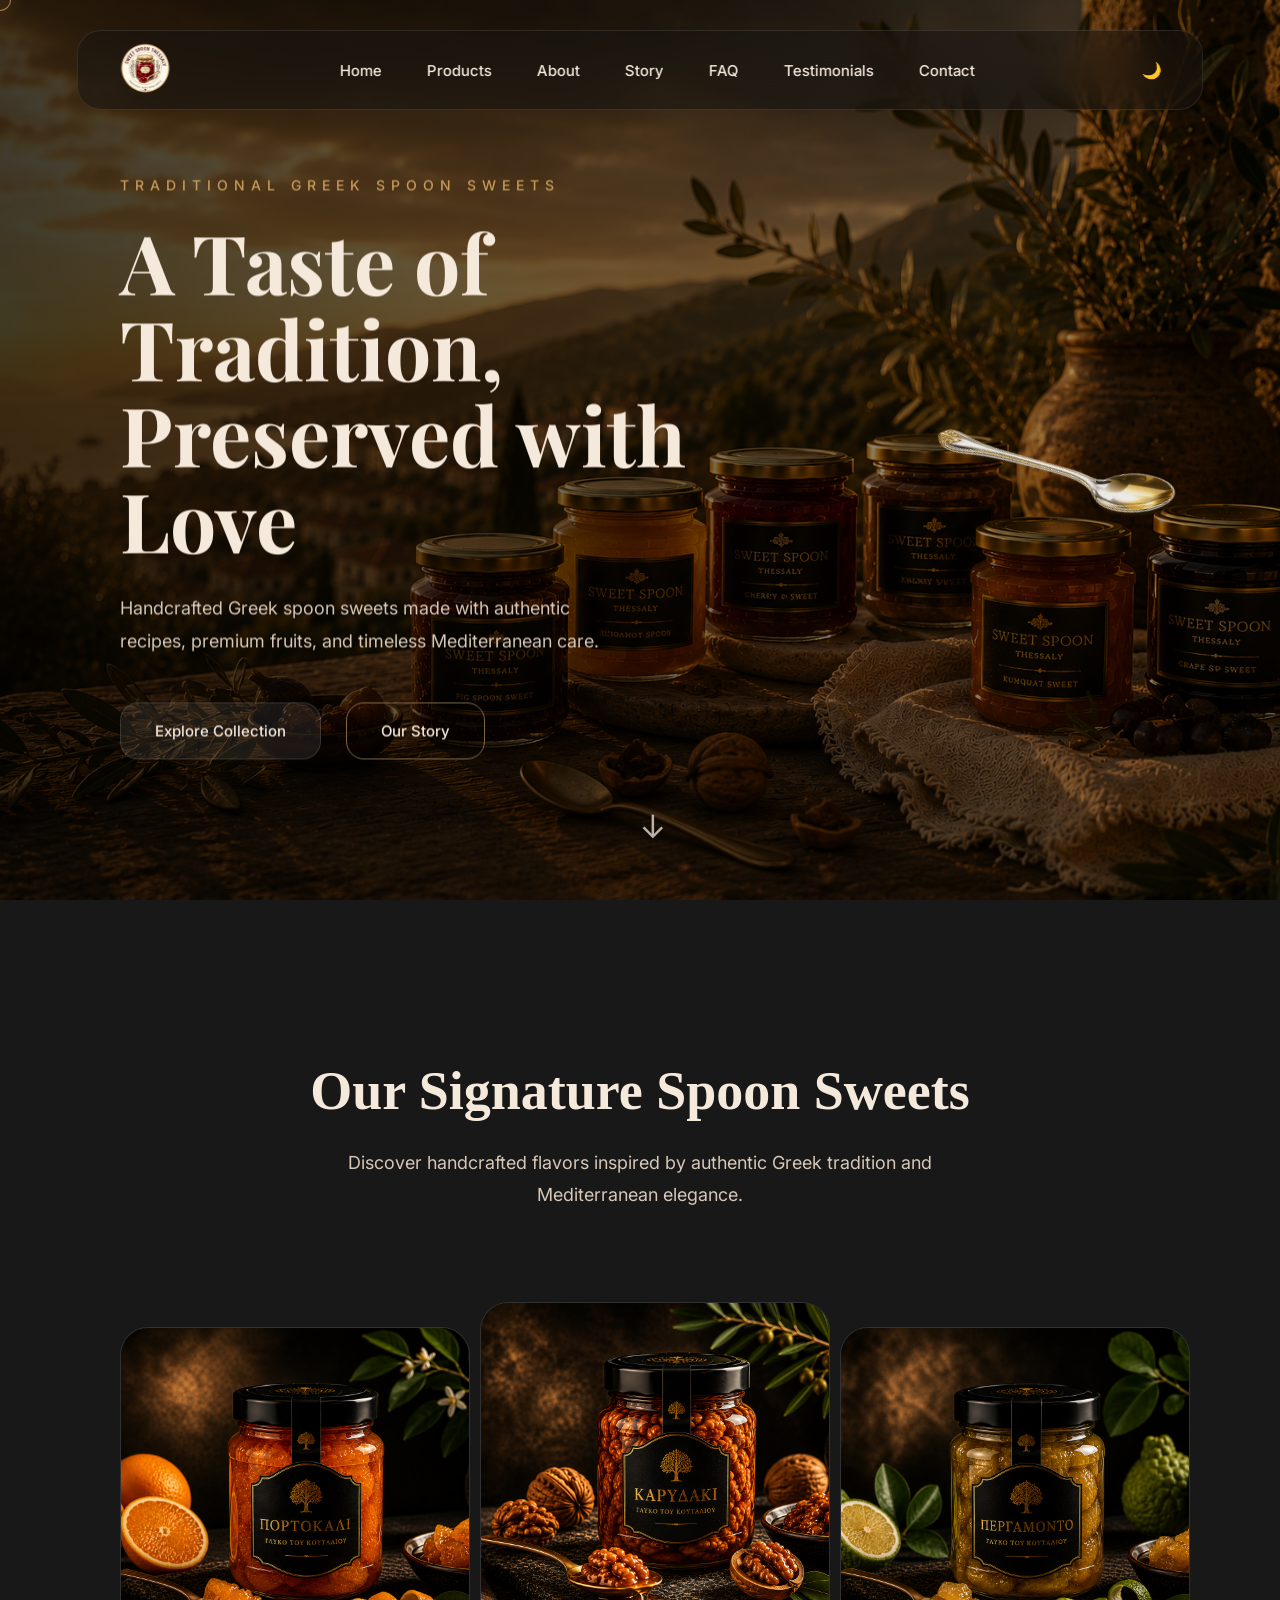
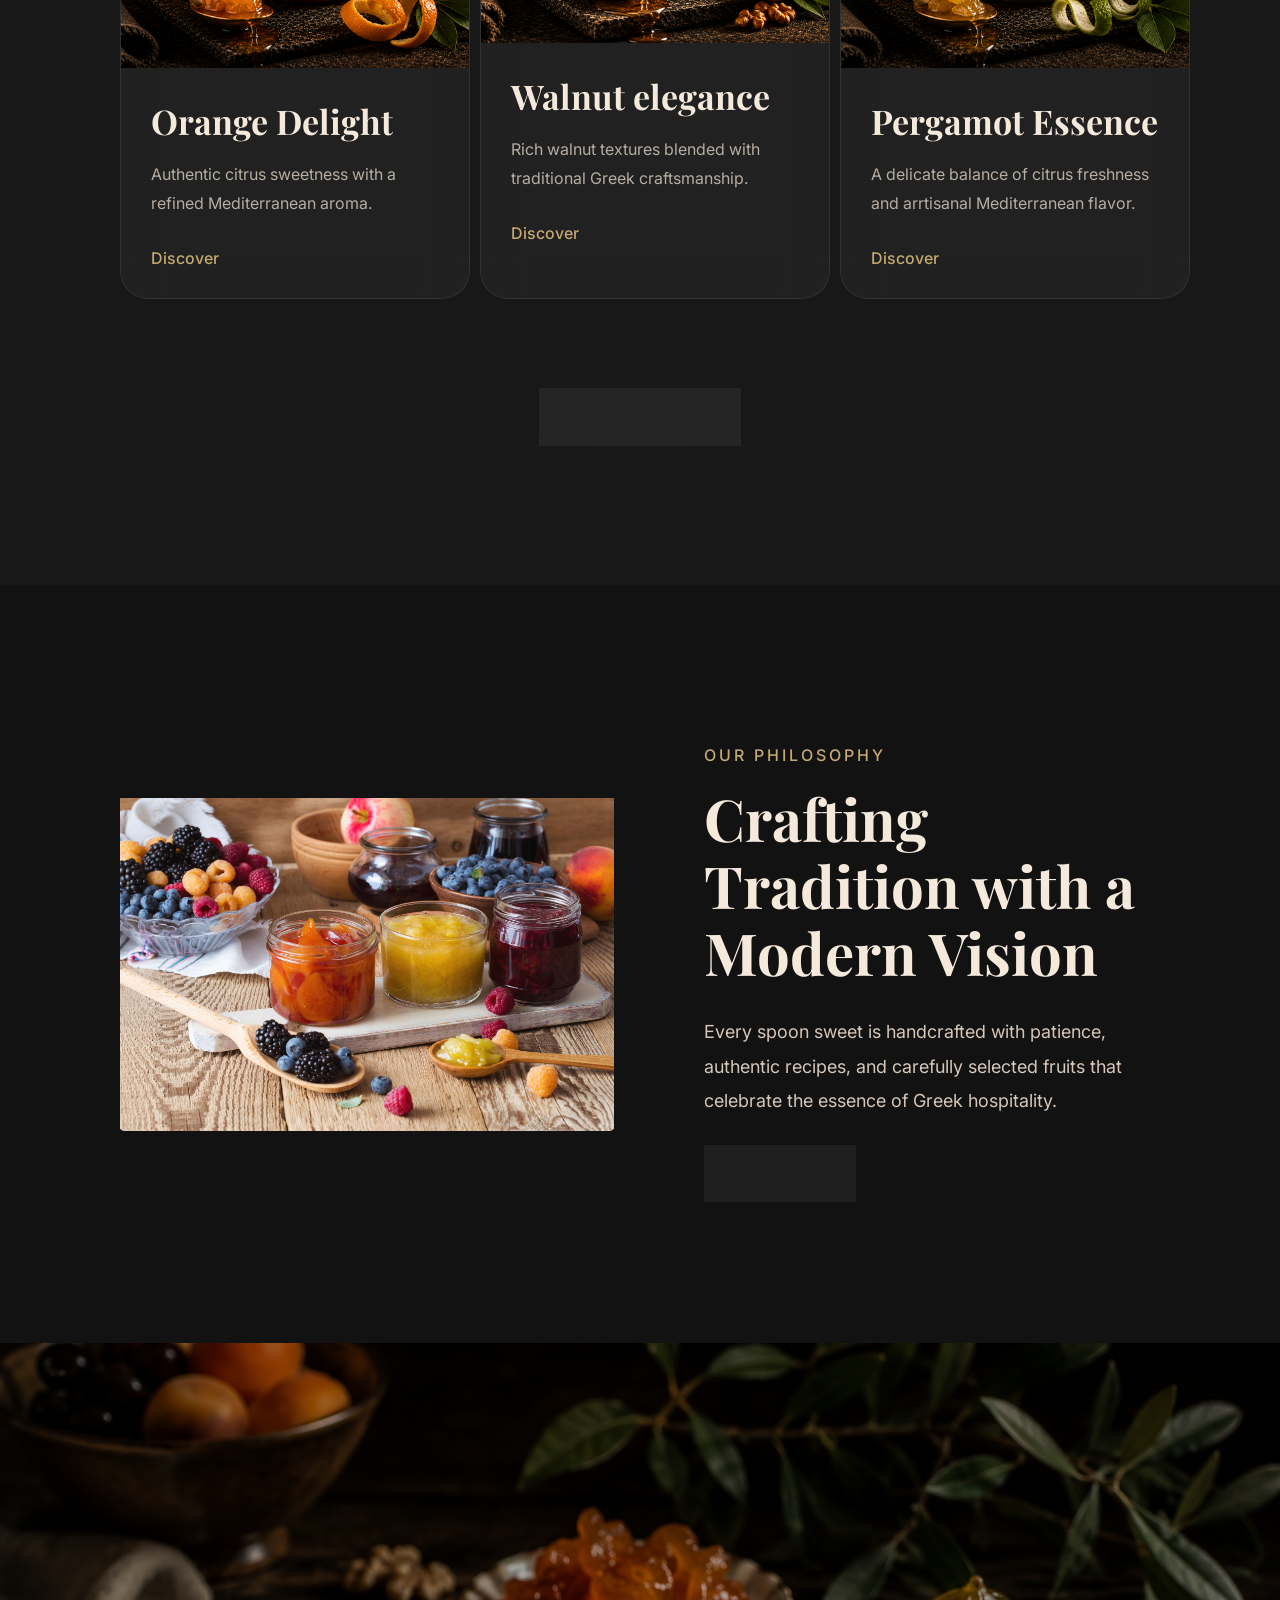
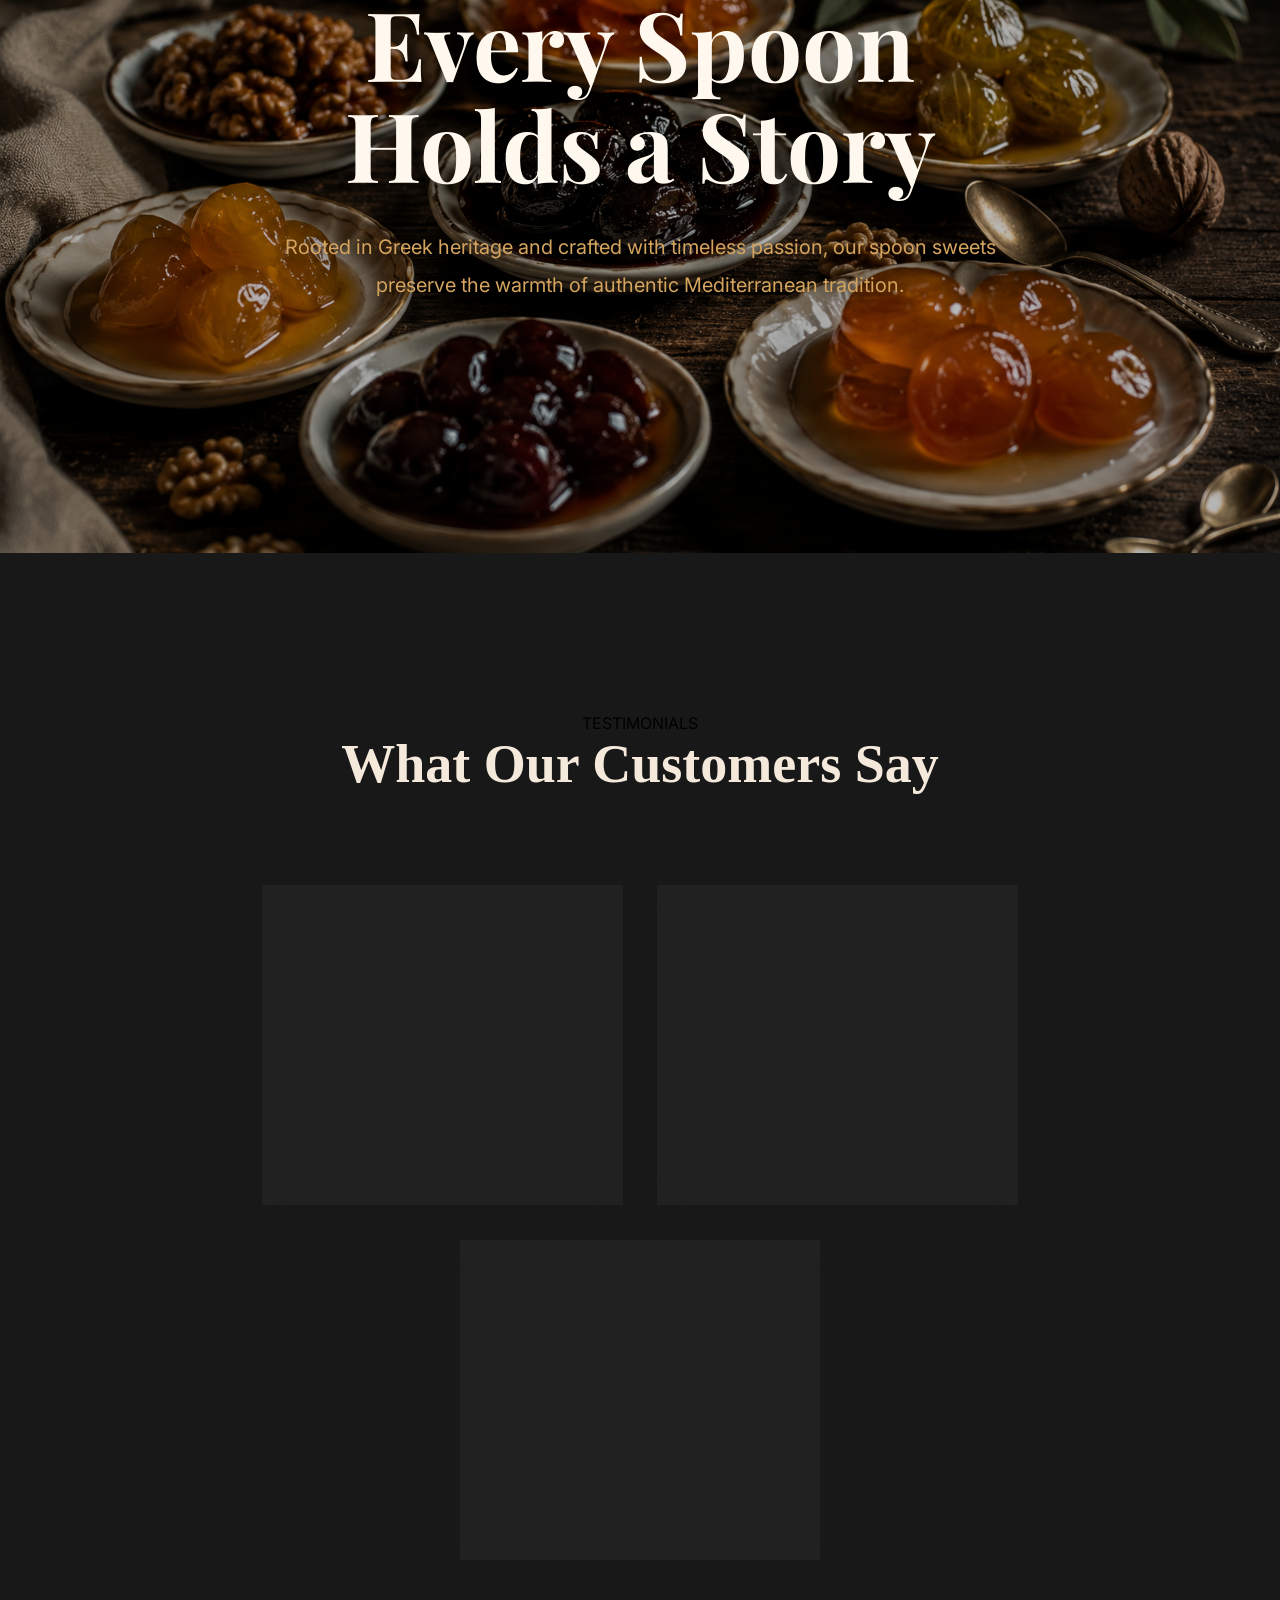
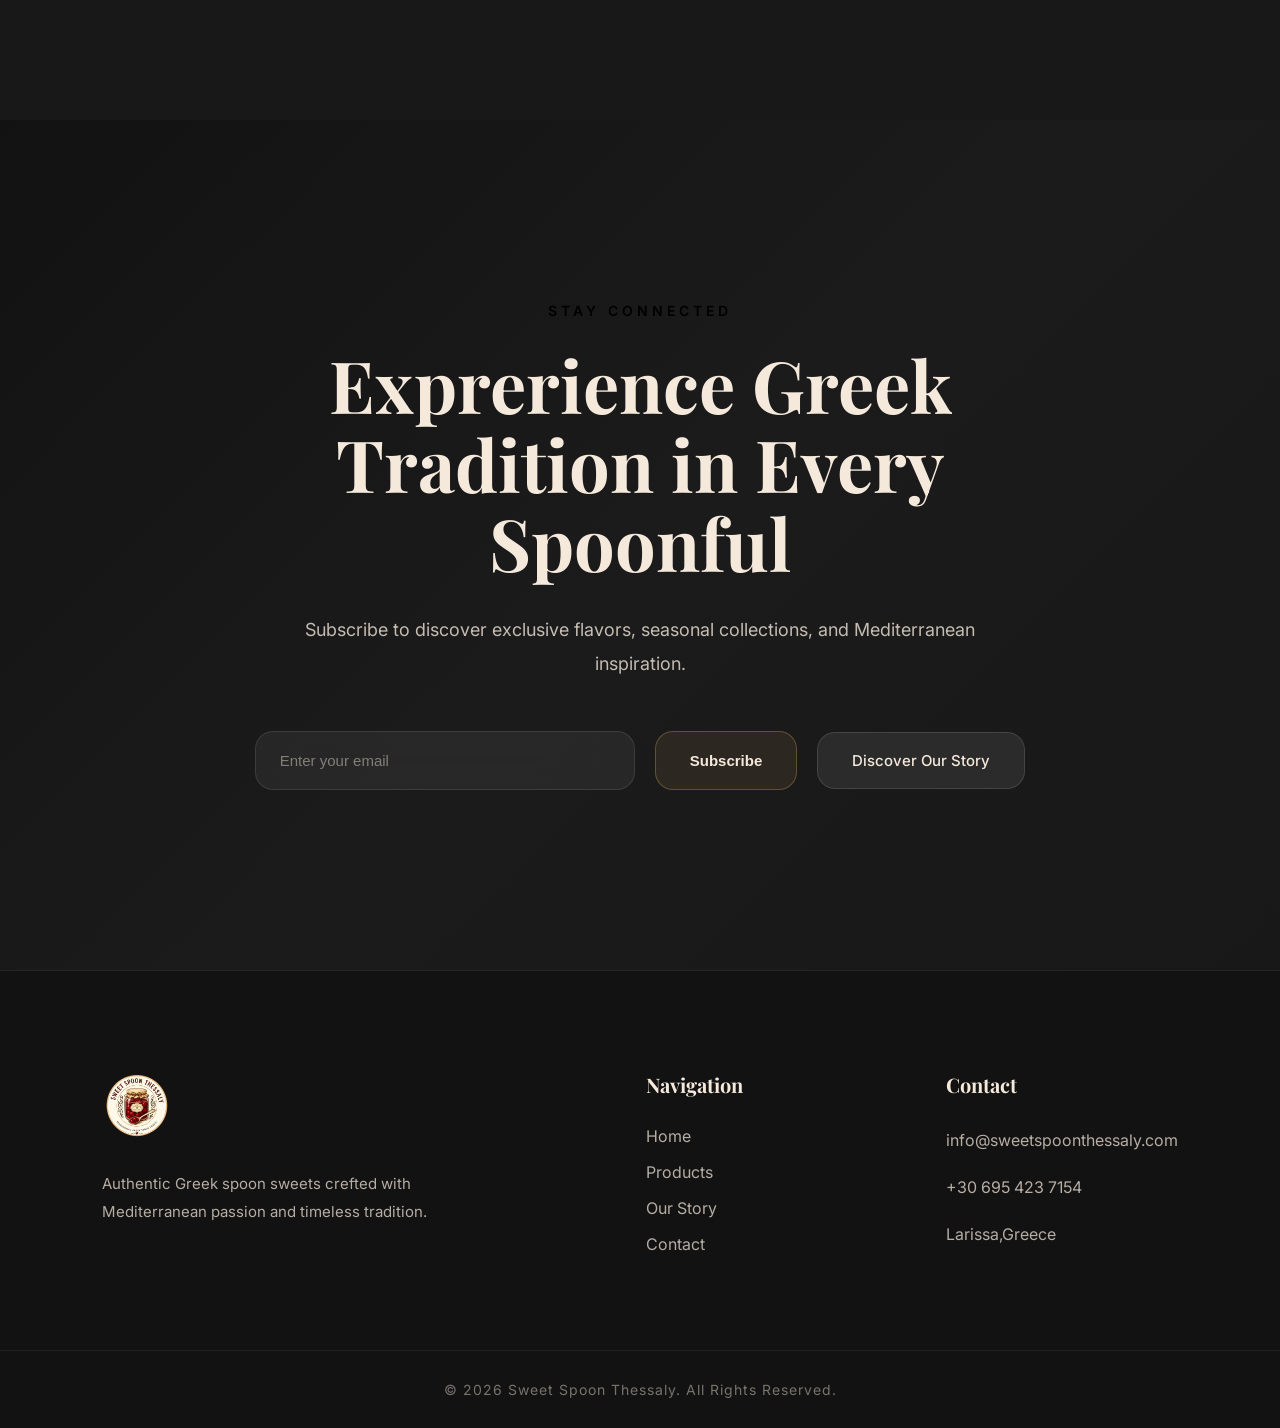
<file: index.html>
<!DOCTYPE html>
<html lang="en">
<head>
    <meta charset="UTF-8" />
    <meta name="viewport" content="width=device-width, initial-scale=1.0" />
    <meta name="description"
      content="Authentic Greek spoon sweets handcrafted in Thessaly. Mediterranean tradition, premium fruits and timeless hospitality.">
    <meta property="og:title" content="Sweet Spoon Thessaly">
    <meta property="og:description" content="Authentic Greek Spoon Sweets">
    <meta property="og:image" content="images/og-image.png">

    <title>Sweet Spoon Thessaly</title>

    <!-- CSS -->
    <link rel="stylesheet" href="style.css" />

    <!-- Fonts -->
    <link rel="preconnect" href="https://fonts.googleapis.com">
    <link rel="preconnect" href="https://fonts.gstatic.com" crossorigin>

    <link href="https://fonts.googleapis.com/css2?family=Inter:wght@300;400;500;600;700&family=Playfair+Display:wght@400;500;600;700;800&display=swap" rel="stylesheet">
    <link rel="icon" type="image/png" href="images/Logo.png">
</head>

<body>

    <!--LOADER-->

    <div class="loader">
        <div class="loader-logo">
            <img src="images/Logo.png" alt="Sweet Spoon Logo">
        </div>
    </div>

    <!-- HERO SECTION -->
    <section class="hero">

        <!-- NAVBAR -->
        <nav class="navbar">

            <div class="logo">
                <a href="index.html">
                <img src="images/Logo.png" alt="Logo">
                </a>
            </div>

            <ul class="nav-links">
                <li><a href="index.html">Home</a></li>
                <li><a href="products.html">Products</a></li>
                <li><a href="about.html">About</a></li>
                <li><a href="story.html">Story</a></li>
                <li><a href="faq.html">FAQ</a></li>
                <li><a href="testimonials.html">Testimonials</a></li>
                <li><a href="contact.html">Contact</a></li>
            </ul>

            <div class="theme-toggle">
                🌙
            </div>

            <div class="hamburger">
                <span></span>
                <span></span>
                <span></span>
            </div>

        </nav>

        <!-- HERO CONTENT -->
         <img src="images/spoon.png" alt="" class="floating-spoon">
        <div class="hero-content">

            <p class="small-label">
                TRADITIONAL GREEK SPOON SWEETS
            </p>

            <h1>
                A Taste of Tradition,
                <br>
                Preserved with Love
            </h1>

            <p class="hero-description">
                Handcrafted Greek spoon sweets made with authentic recipes,
                premium fruits, and timeless Mediterranean care.
            </p>

            <div class="hero-buttons">

                <a href="products.html" class="primary-btn">
                    Explore Collection
                </a>

                <a href="story.html" class="secondary-btn">
                    Our Story
                </a>

            </div>

        </div>

        <!-- SCROLL -->
        <div class="scroll-indicator">
            ↓
        </div>

    </section>

    <!-- FEATURED PRODUCTS-->
     <section class = "featured-products hidden">
        <div class = "section-title">

            <p class = "section-label">

            </p>
            <h2>Our Signature Spoon Sweets</h2>
            <p class = "section-description">
                Discover handcrafted flavors inspired by
                authentic Greek tradition and Mediterranean elegance.
            </p>
        </div>

        <div class = "products-grid">
            <!--CARD 1-->
            <div class = "product-card">
                <div class = "product-image">
               <img src= "images/portokali.png" alt="">

                </div>
                <div class="product-info">
                    <h3>Orange Delight</h3>
                    <p>
                        Authentic citrus sweetness with
                        a refined Mediterranean aroma. 
                    </p>
                    <a href="products.html">
                        Discover
                    </a>
                </div>
            </div>

            <!--CARD 2-->
             <div class = "product-card">
                <div class = "product-image">
               <img src= "images/karidaki.png" alt="">

                </div>
                <div class="product-info">
                    <h3>Walnut elegance</h3>
                    <p>
                        Rich walnut textures blended
                        with traditional Greek craftsmanship. 
                    </p>
                    <a href="products.html">
                        Discover
                    </a>
                </div>
            </div>

            <!--CARD 3-->
             <div class = "product-card">
                <div class = "product-image">
               <img src= "images/pergamonto.png" alt="">

                </div>
                <div class="product-info">
                    <h3>Pergamot Essence</h3>
                    <p>
                        A delicate balance of citrus freshness
                        and arrtisanal Mediterranean flavor. 
                    </p>
                    <a href="products.html">
                        Discover
                    </a>
                </div>
            </div>

        </div>

        <div class="products-button">
            <a href="products.html">
                View All Products
            </a>
        </div>
     </section>

     <!--ABOUT SECTION-->
     <section class="about-section hidden">
        <div class="about-image">
            <img src="images/fruit_background.jpeg" alt="">
        </div>
        <div class="about-content">
            <p class="section-label">
                OUR PHILOSOPHY
            </p>
            <h2>
                Crafting Tradition 
                with a Modern Vision
            </h2>
            <p class="about-description">
                Every spoon sweet is handcrafted with patience,
                authentic recipes, and carefully selected fruits
                that celebrate the essence of Greek hospitality.
            </p>
            <a href="about.html" class="about-btn">
                Learn More
            </a>
        </div>
     </section>

     <!--TRADITION SECTION-->
     <section class="tradition-section hidden">
        <div class="tradition-overlay"></div>
        <div class="tradition-content">
            <h2>
                Every Spoon
                Holds a Story
            </h2>
            <p>
                Rooted in Greek heritage and crafted with
                timeless passion, our spoon sweets preserve
                the warmth of authentic Mediterranean tradition.
            </p>
        </div>
     </section>

     <section class="testimonials-section hidden">
        <div class="section-title">
            <span>TESTIMONIALS</span>
            <h2>
                What Our Customers Say
            </h2>
        </div>
        <div class="testimonials-grid">
            <!--CARD 1-->
            <div class="testimonials-card">
                <p>
                    ¨The most authentic spoon sweets I have
                    tasted outside of Greece. Elegant,
                    rich and unforgettable.¨
                </p>
                <h4>
                    -Maria Thompson
                </h4>

            </div>
            <!--CARD 2-->
            <div class="testimonials-card">
                <p>
                    ¨A beautiful balance of tradition and
                    lucury presentation. Every jar feels
                    handcrafted with love¨
                </p>
                <h4>
                    -Daniel Petrov
                </h4>
            </div>
            <!--CARD 3-->
            <div class="testimonials-card">
                <p>
                    ¨Exception Mediterranean flavors with
                    premium quality ingredients and stunning
                    packaging.¨
                </p>
                <h4>
                    -Sofia Laurent
                </h4>
            </div>
        </div>
     </section>

     <section class="newsletter-section hidden">
        <div class="newsletter-content">
            <span>
                STAY CONNECTED
            </span>
            <h2>
                Exprerience Greek Tradition
                in Every Spoonful
            </h2>
            <p>
                Subscribe to discover exclusive flavors,
                seasonal collections, and Mediterranean inspiration.
            </p>
            <form class="newsletter-form">
                <input type="email" placeholder="Enter your email">
                <button type="sumbit">
                    Subscribe
                </button>

                <a href="story.html" class="primary-btn">
                    Discover Our Story
                </a>
            </form>
        </div>
     </section>

     <!--FOOTER-->
     <footer class="footer hidden">
        <div class="footer-container">
            <div class="footer-brand">
                <img src="images/Logo.png" alt="">
                <p>
                    Authentic Greek spoon sweets crefted
                    with Mediterranean passion and timeless tradition.
                </p>
            </div>

            <div class="footer-links">
                <h4>
                    Navigation
                </h4>
                <a href="index.html">Home</a>
                <a href="products.html">Products</a>
                <a href="story.html">Our Story</a>
                <a href="contact.html">Contact</a>
            </div>

            <div class="footer-contact">
                <h4>
                    Contact
                </h4>
                <p>
                    info@sweetspoonthessaly.com
                </p>
                <p>
                    +30 695 423 7154
                </p>
                <p>
                    Larissa,Greece
                </p>
            </div>
        </div>

        <div class="footer-bottom">
            <p>
                © 2026 Sweet Spoon Thessaly.
                All Rights Reserved.
            </p>
        </div>
     </footer>

    

      <div class="custom-cursor"></div>

     <script src="js/script.js"></script>

</body>
</html>
</file>
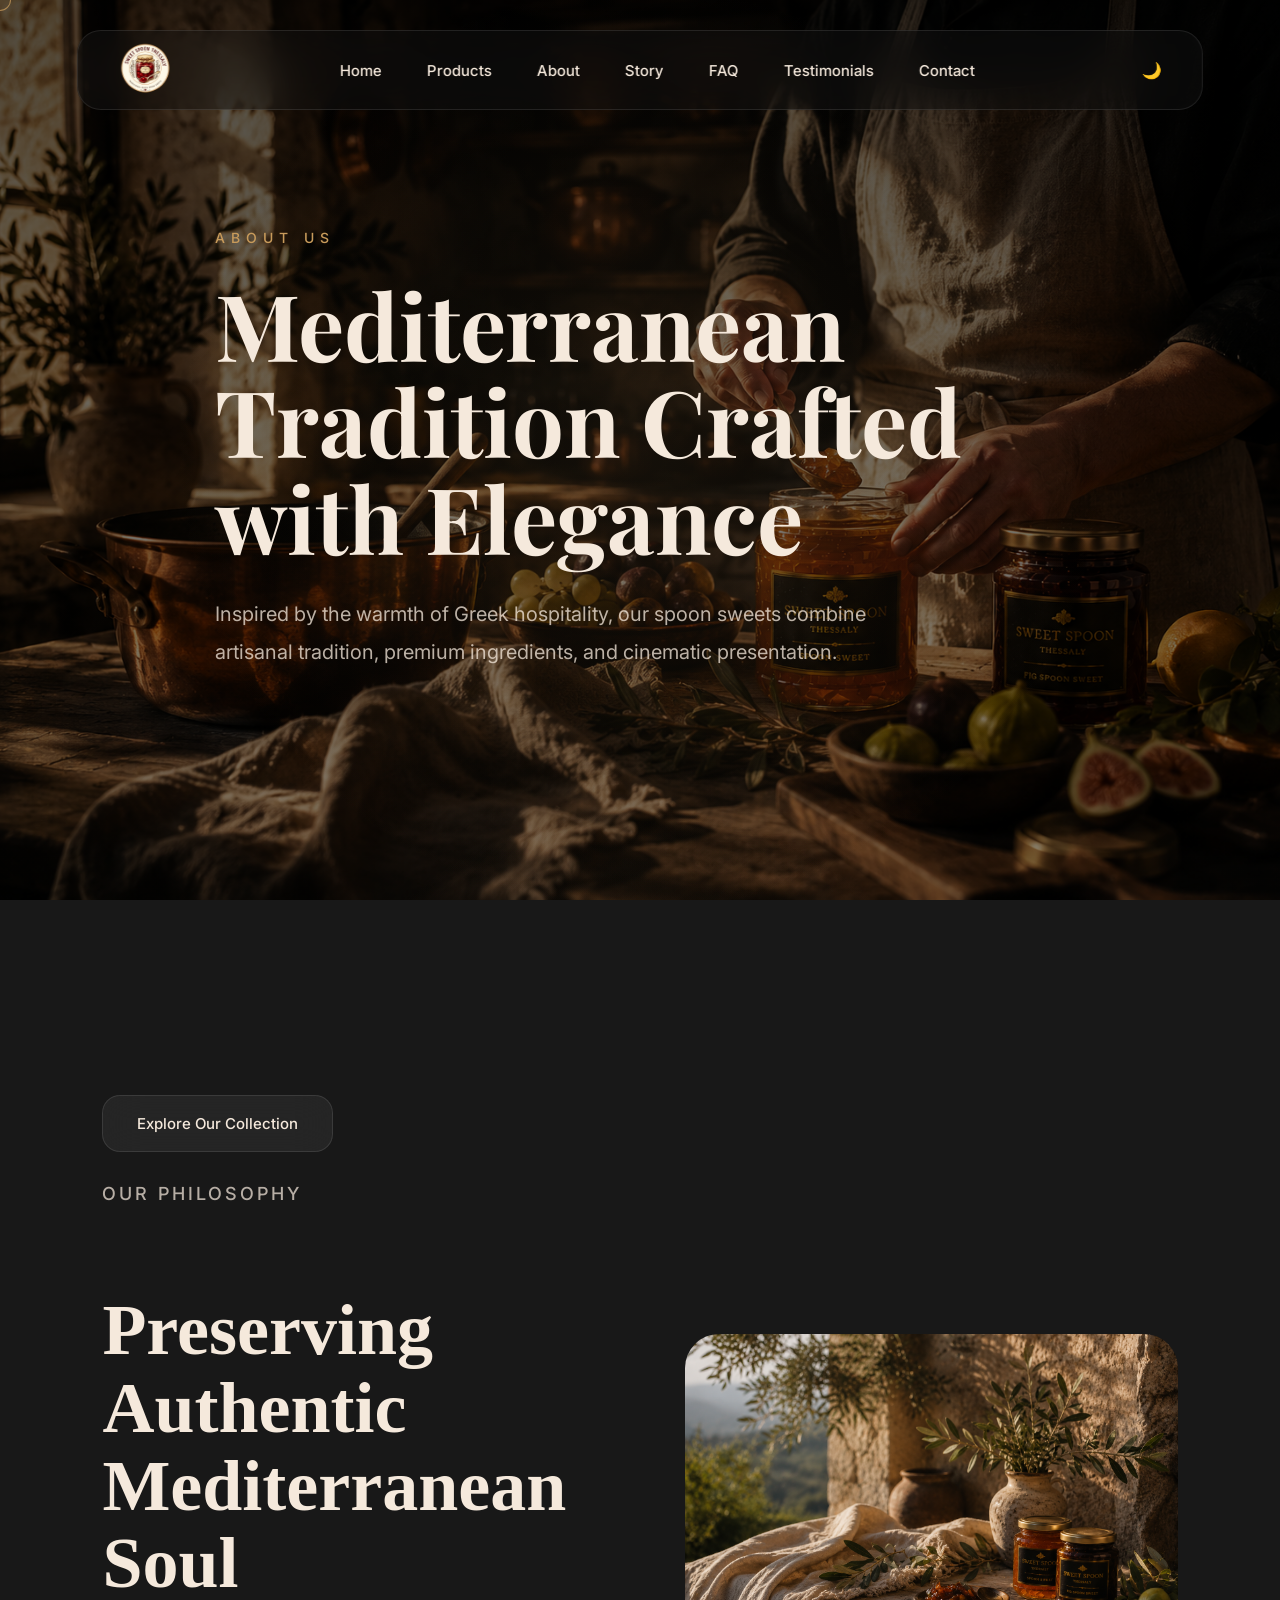
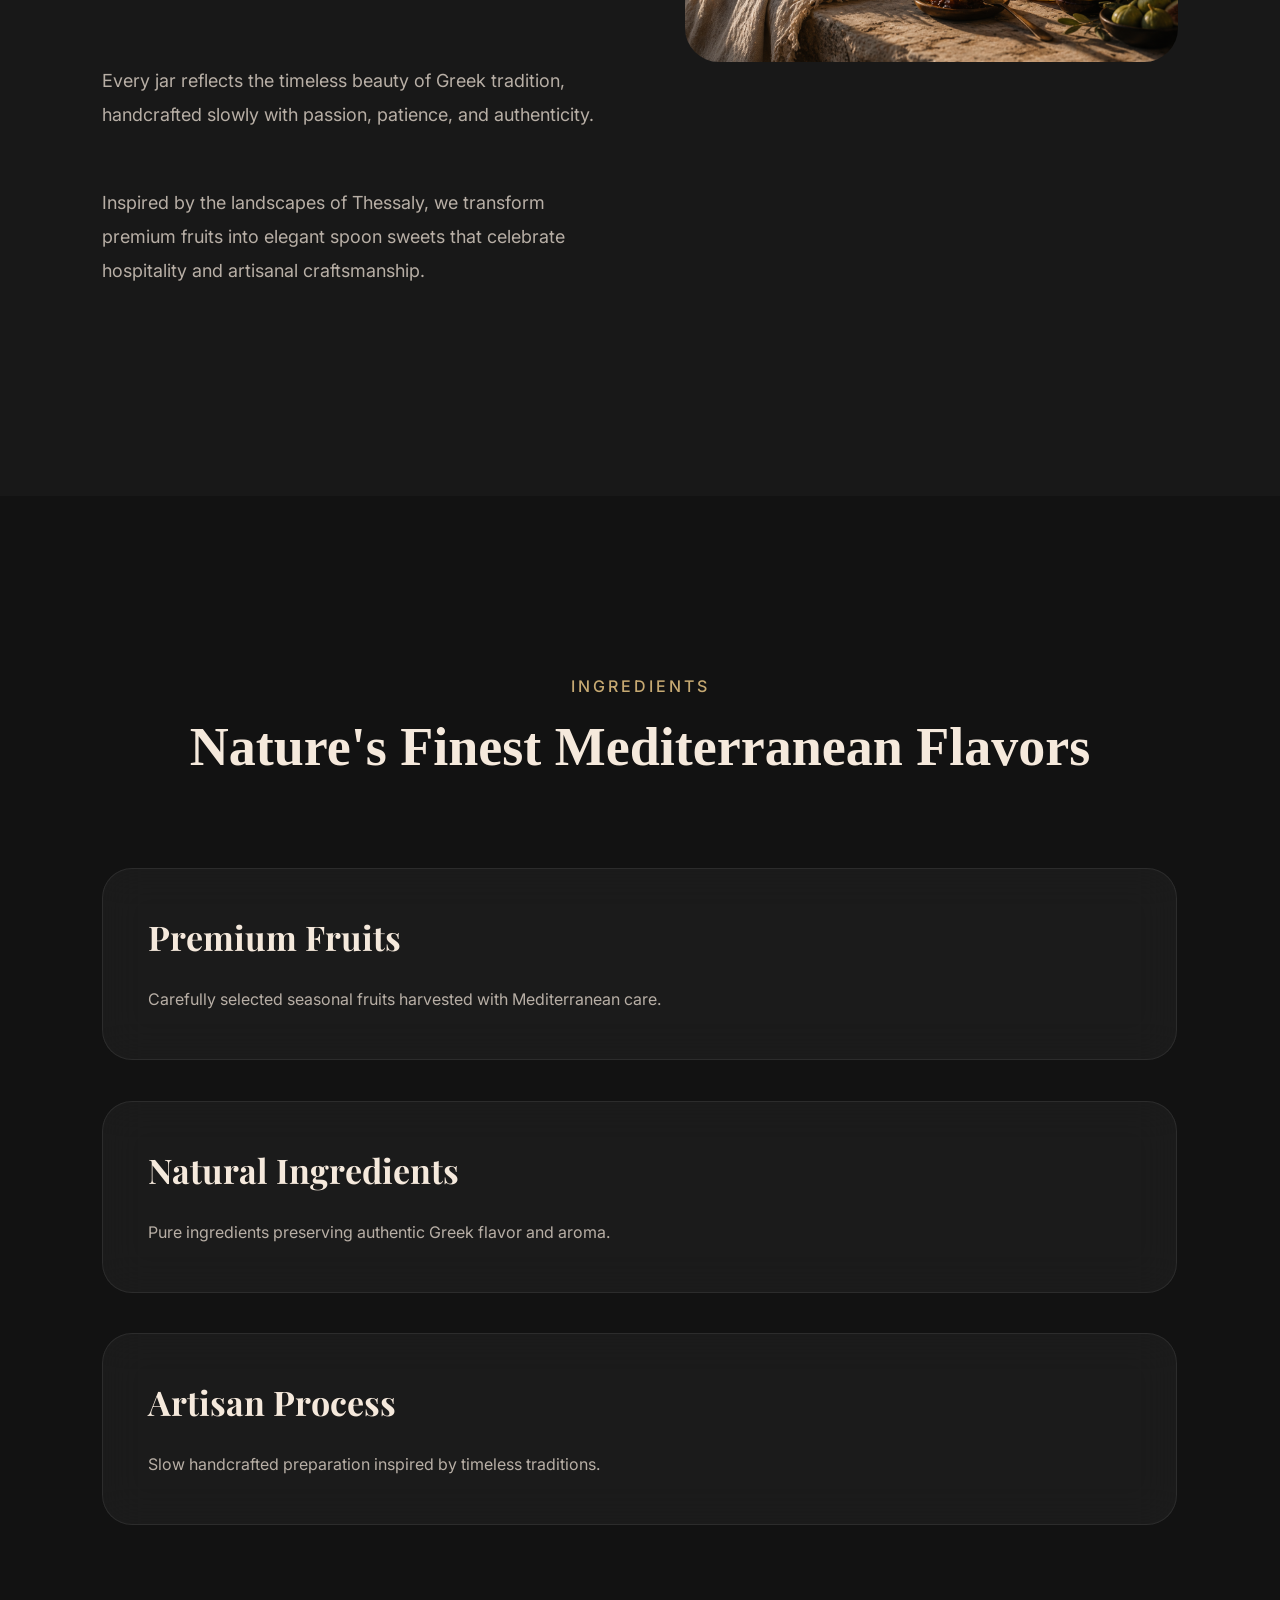
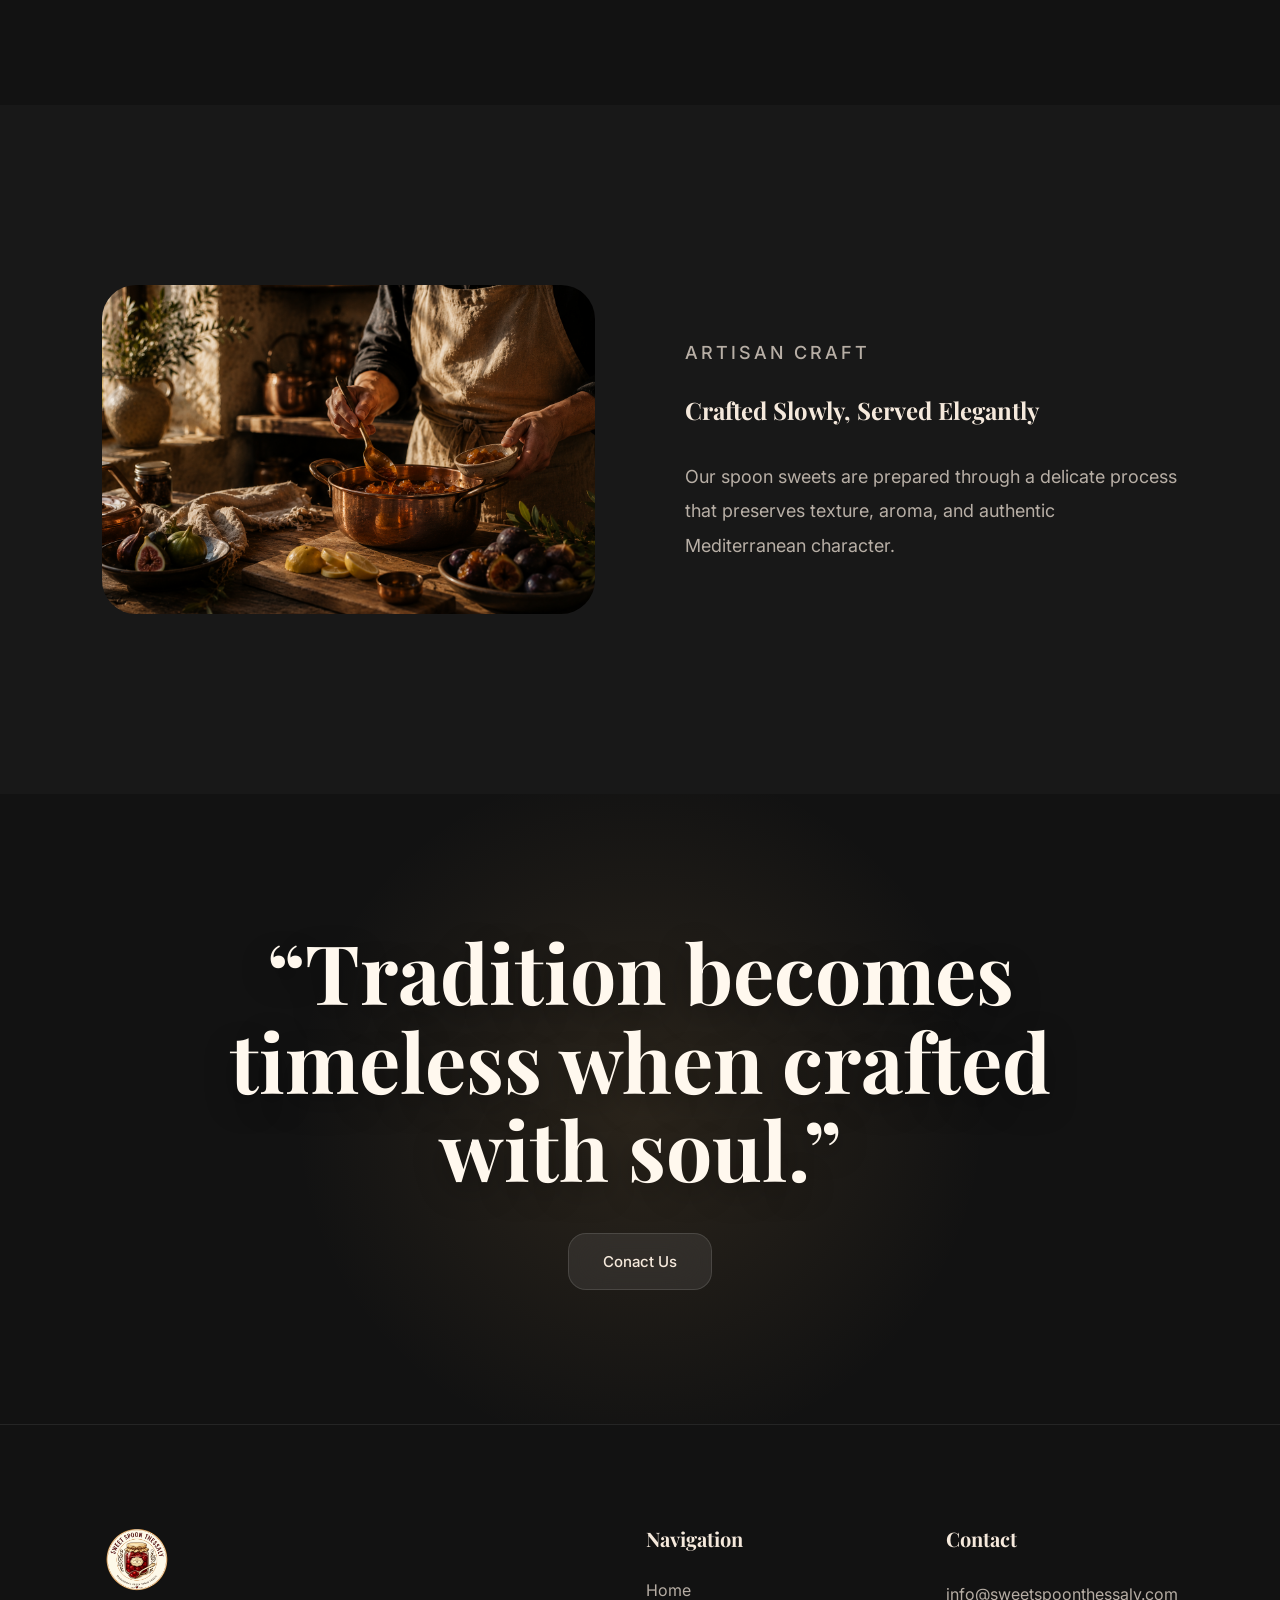
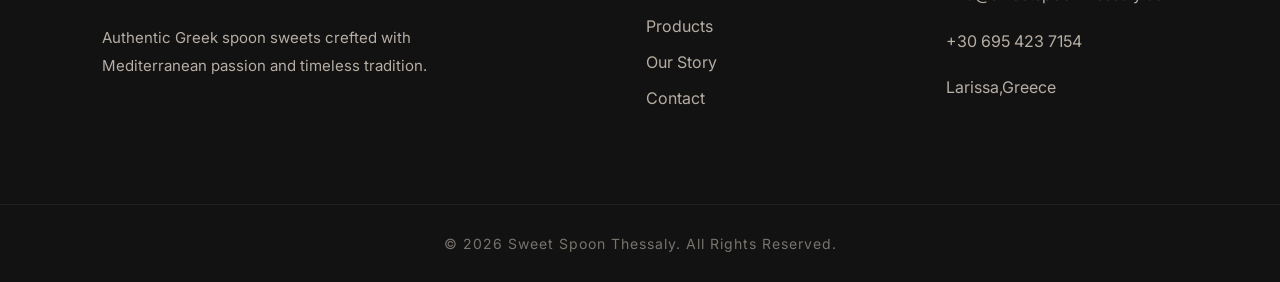
<file: about.html>
<!DOCTYPE html>
<html lang="en">

<head>

    <meta charset="UTF-8">

    <meta name="viewport"
    content="width=device-width, initial-scale=1.0">
    <meta name="description"
     content="Authentic Greek spoon sweets handcrafted in Thessaly. Mediterranean tradition, premium fruits and timeless hospitality.">
    <meta property="og:title" content="Sweet Spoon Thessaly">
    <meta property="og:description" content="Authentic Greek Spoon Sweets">
    <meta property="og:image" content="images/og-image.png">

    <title>
        About | Sweet Spoon Thessaly
    </title>

    <link rel="stylesheet" href="style.css">

    <link rel="preconnect"
    href="https://fonts.googleapis.com">

    <link rel="preconnect"
    href="https://fonts.gstatic.com"
    crossorigin>

    <link href="https://fonts.googleapis.com/css2?family=Inter:wght@300;400;500;600;700&family=Playfair+Display:wght@400;500;600;700;800&display=swap"
    rel="stylesheet">
    <link rel="icon" type="image/png" href="images/Logo.png">

</head>

<body>

    <!--LOADER-->

    <div class="loader">
        <div class="loader-logo">
            <img src="images/Logo.png" alt="Sweet Spoon Logo">
        </div>
    </div>

    <!-- NAVBAR -->
        <nav class="navbar">

            <div class="logo">
                <a href="index.html">
                <img src="images/Logo.png" alt="Logo">
                </a>
            </div>

            <ul class="nav-links">
                <li><a href="index.html">Home</a></li>
                <li><a href="products.html">Products</a></li>
                <li><a href="about.html">About</a></li>
                <li><a href="story.html">Story</a></li>
                <li><a href="faq.html">FAQ</a></li>
                <li><a href="testimonials.html">Testimonials</a></li>
                <li><a href="contact.html">Contact</a></li>
            </ul>

            <div class="theme-toggle">
                🌙
            </div>

            <div class="hamburger">
                <span></span>
                <span></span>
                <span></span>
            </div>

        </nav>

        <!--ABOUT HERO-->

        <section class="about-hero">
            <div class="about-overlay"></div>
            <div class="about-hero-content">

                <p class="small-label">
                    ABOUT US
                </p>

                <H1>
                    Mediterranean Tradition
                    Crafted with Elegance
                </H1>

                <p class="about-hero-description">
                    Inspired by the warmth of Greek hospitality,
                    our spoon sweets combine artisanal tradition,
                    premium ingredients, and cinematic presentation.
                </p>
            </div>
        </section>

        <!-- PHILOSOPHY -->

<section class="philosophy-section hidden">

    <div class="philosophy-content">

        <a href="products.html" class="about-btn">
              Explore Our Collection
        </a>

        <p class="section-label">
            OUR PHILOSOPHY
        </p>

        <h2>
            Preserving Authentic
            Mediterranean Soul
        </h2>

        <p>

            Every jar reflects the timeless beauty
            of Greek tradition, handcrafted slowly
            with passion, patience, and authenticity.

        </p>

        <p>

            Inspired by the landscapes of Thessaly,
            we transform premium fruits into elegant
            spoon sweets that celebrate hospitality
            and artisanal craftsmanship.

        </p>

    </div>

    <div class="philosophy-image">

        <img src="images/about-philosophy.png" alt="">

    </div>

</section>

<!-- INGREDIENTS -->

<section class="ingredients-section hidden">

    <div class="section-title">

        <p class="section-label">
            INGREDIENTS
        </p>

        <h2>
            Nature's Finest
            Mediterranean Flavors
        </h2>

    </div>

    <div class="ingredients-grid">

        <div class="ingredient-card">

            <h3>
                Premium Fruits
            </h3>

            <p>
                Carefully selected seasonal fruits
                harvested with Mediterranean care.
            </p>

        </div>

        <div class="ingredient-card">

            <h3>
                Natural Ingredients
            </h3>

            <p>
                Pure ingredients preserving
                authentic Greek flavor and aroma.
            </p>

        </div>

        <div class="ingredient-card">

            <h3>
                Artisan Process
            </h3>

            <p>
                Slow handcrafted preparation
                inspired by timeless traditions.
            </p>

        </div>

    </div>

</section>

<!-- ARTISAN SECTION -->

<section class="artisan-section hidden">

    <div class="artisan-image">

        <img src="images/about-artisan.png" alt="">

    </div>

    <div class="artisan-content">

        <p class="section-label">
            ARTISAN CRAFT
        </p>

        <h2>
            Crafted Slowly,
            Served Elegantly
        </h2>

        <p>

            Our spoon sweets are prepared
            through a delicate process that
            preserves texture, aroma, and
            authentic Mediterranean character.

        </p>

    </div>

</section>

<!-- ABOUT QUOTE -->

<section class="about-quote">

    <div class="about-quote-overlay"></div>

    <div class="about-quote-content">

        <h2>
            “Tradition becomes timeless
            when crafted with soul.”
        </h2>

        <a href="contact.html" class="primary-btn">
            Conact Us
        </a>

    </div>

</section>

         <!--Footer-->

 <footer class="footer hidden">
        <div class="footer-container">
            <div class="footer-brand">
                <img src="images/Logo.png" alt="">
                <p>
                    Authentic Greek spoon sweets crefted
                    with Mediterranean passion and timeless tradition.
                </p>
            </div>

            <div class="footer-links">
                <h4>
                    Navigation
                </h4>
                <a href="index.html">Home</a>
                <a href="products.html">Products</a>
                <a href="story.html">Our Story</a>
                <a href="contact.html">Contact</a>
            </div>

            <div class="footer-contact">
                <h4>
                    Contact
                </h4>
                <p>
                    info@sweetspoonthessaly.com
                </p>
                <p>
                    +30 695 423 7154
                </p>
                <p>
                    Larissa,Greece
                </p>
            </div>
        </div>

        <div class="footer-bottom">
            <p>
                © 2026 Sweet Spoon Thessaly.
                All Rights Reserved.
            </p>
        </div>
     </footer>

        <div class="custom-cursor"></div>
     <script src="js/script.js"></script>

</body>
</html>
</file>
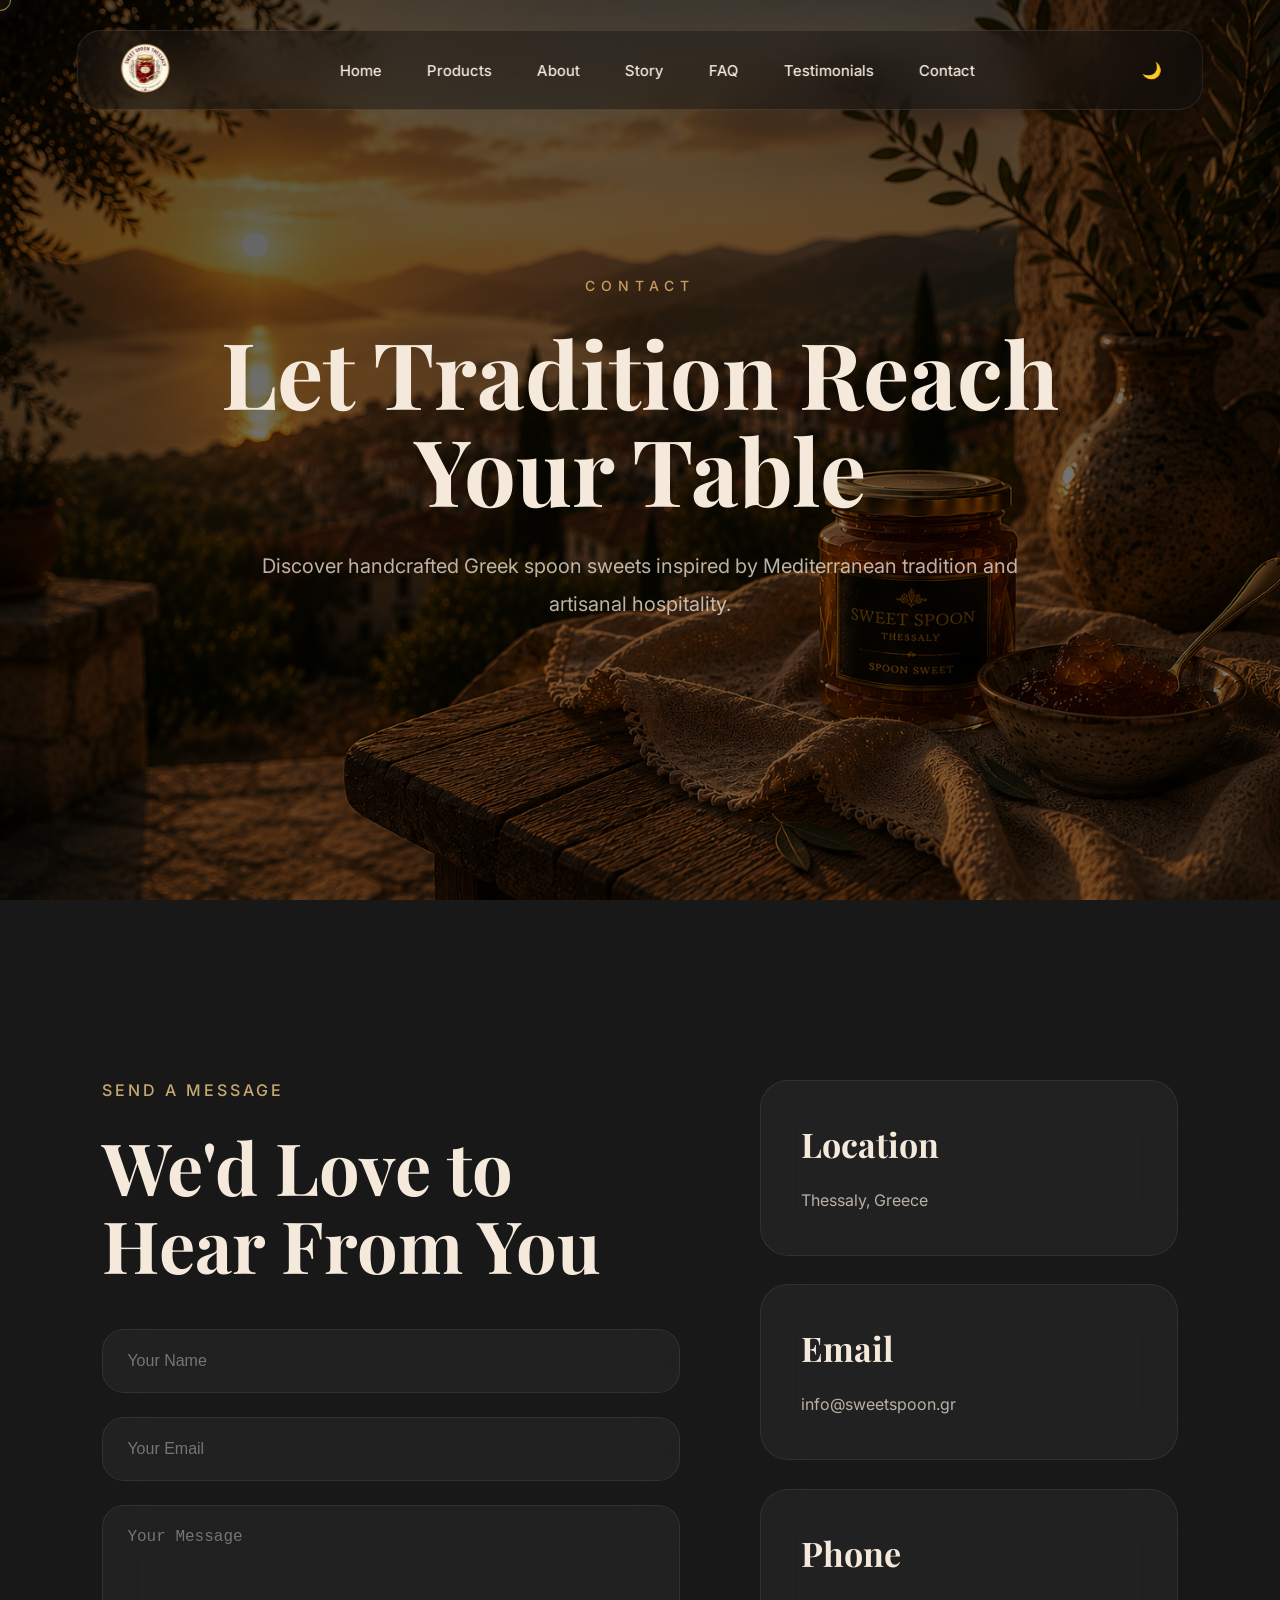
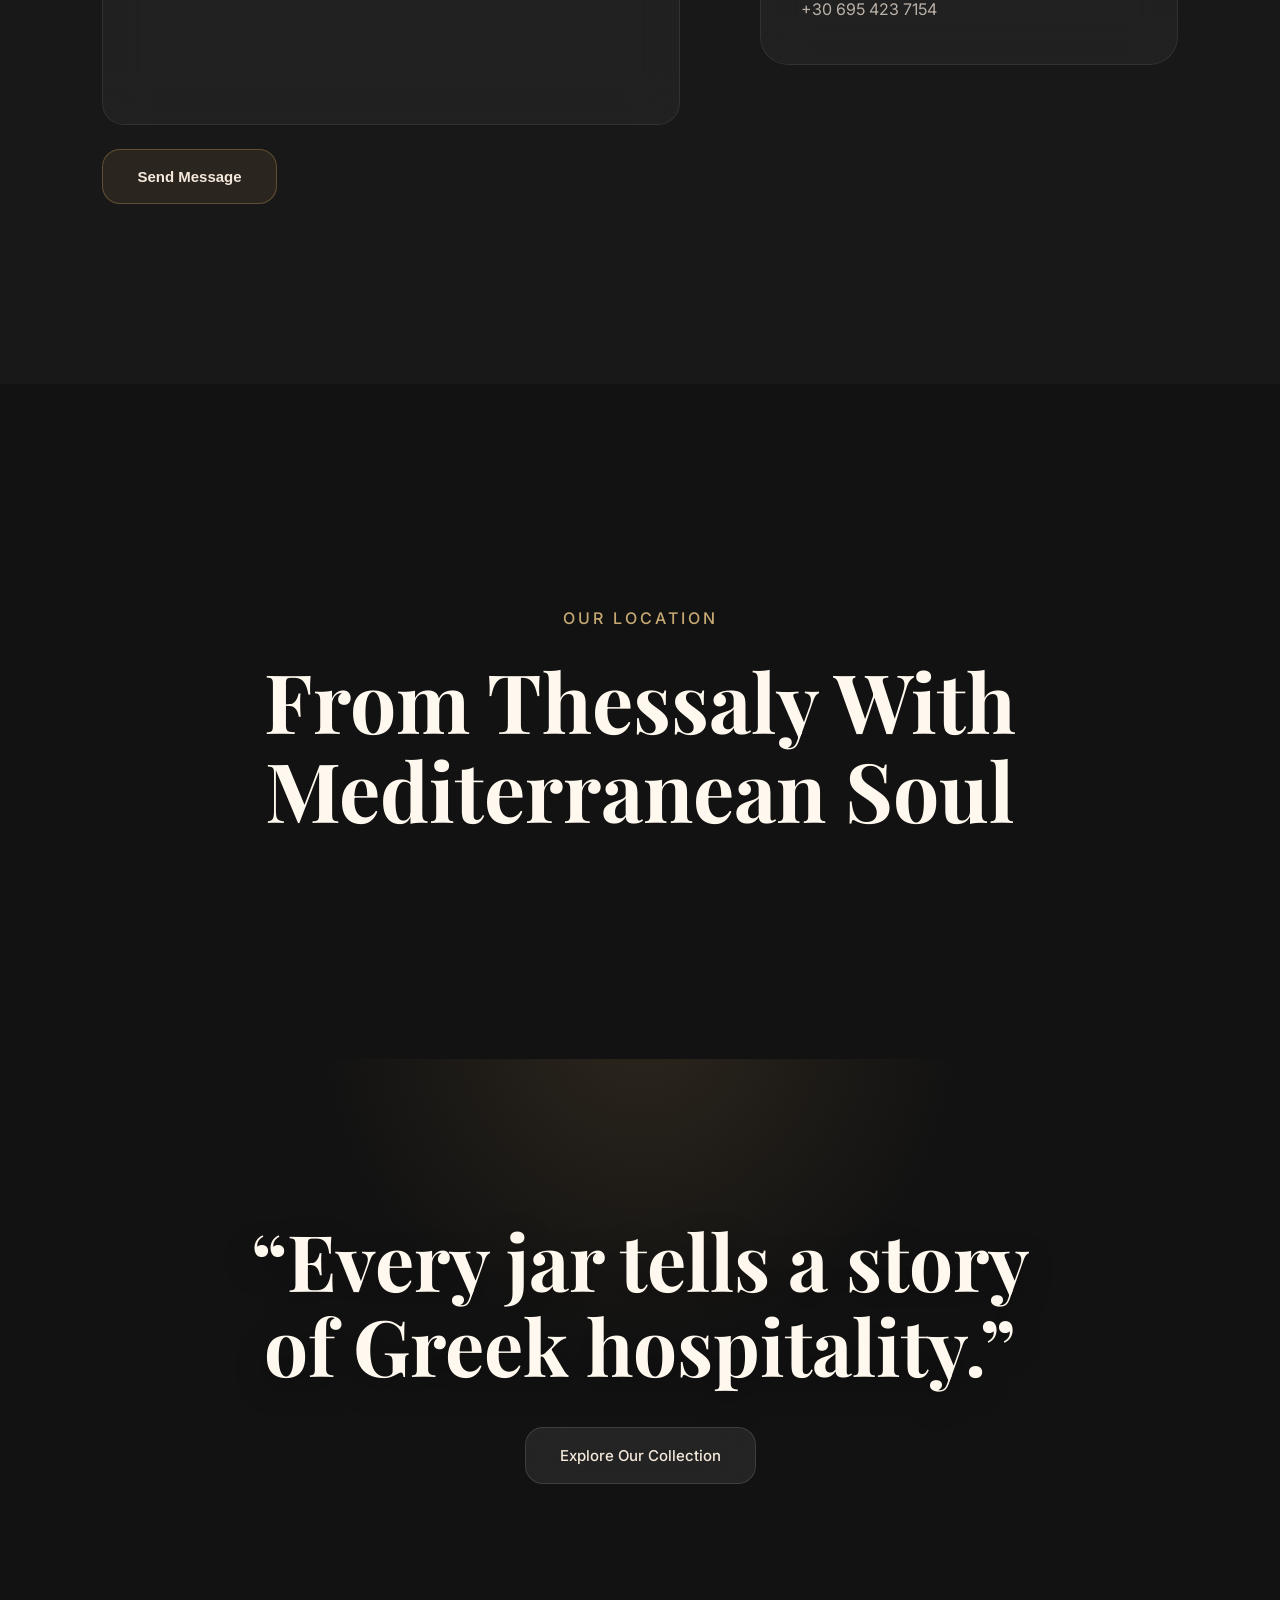
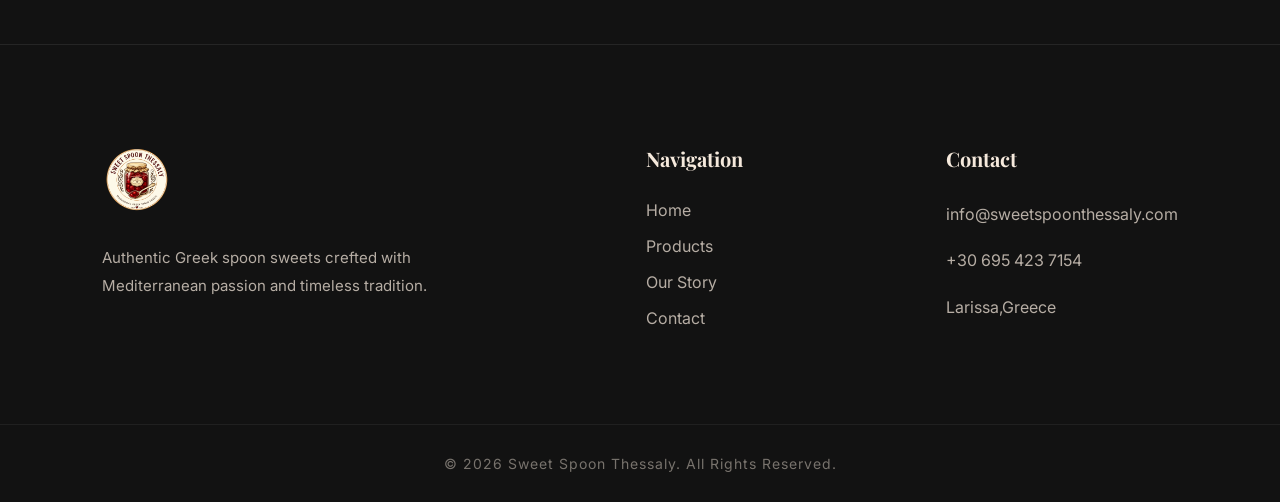
<file: contact.html>
<!DOCTYPE html>
<html lang="en">

<head>

    <meta charset="UTF-8">

    <meta name="viewport"
    content="width=device-width, initial-scale=1.0">
    <meta name="description"
       content="Authentic Greek spoon sweets handcrafted in Thessaly. Mediterranean tradition, premium fruits and timeless hospitality.">
    <meta property="og:title" content="Sweet Spoon Thessaly">
    <meta property="og:description" content="Authentic Greek Spoon Sweets">
    <meta property="og:image" content="images/og-image.png">

    <title>
        Contact | Sweet Spoon Thessaly
    </title>

    <link rel="stylesheet" href="style.css">

    <link rel="preconnect"
    href="https://fonts.googleapis.com">

    <link rel="preconnect"
    href="https://fonts.gstatic.com"
    crossorigin>

    <link href="https://fonts.googleapis.com/css2?family=Inter:wght@300;400;500;600;700&family=Playfair+Display:wght@400;500;600;700;800&display=swap"
    rel="stylesheet">
    <link rel="icon" type="image/png" href="images/Logo.png">

</head>

<body>

    <!--LOADER-->

    <div class="loader">
        <div class="loader-logo">
            <img src="images/Logo.png" alt="Sweet Spoon Logo">
        </div>
    </div>

    <!-- NAVBAR -->
        <nav class="navbar">

            <div class="logo">
                <a href="index.html">
                <img src="images/Logo.png" alt="Logo">
                </a>
            </div>

            <ul class="nav-links">
                <li><a href="index.html">Home</a></li>
                <li><a href="products.html">Products</a></li>
                <li><a href="about.html">About</a></li>
                <li><a href="story.html">Story</a></li>
                <li><a href="faq.html">FAQ</a></li>
                <li><a href="testimonials.html">Testimonials</a></li>
                <li><a href="contact.html">Contact</a></li>
            </ul>

            <div class="theme-toggle">
                🌙
            </div>

            <div class="hamburger">
                <span></span>
                <span></span>
                <span></span>
            </div>

        </nav>

        <!-- CONTACT HERO -->

<section class="contact-hero">

    <div class="contact-overlay"></div>

    <div class="contact-hero-content">

        <p class="small-label">
            CONTACT
        </p>

        <h1>
            Let Tradition
            Reach Your Table
        </h1>

        <p class="contact-description">

            Discover handcrafted Greek spoon sweets
            inspired by Mediterranean tradition
            and artisanal hospitality.

        </p>

    </div>

</section>

<!-- CONTACT SECTION -->

<section class="contact-section hidden">

    <div class="contact-form-container">

        <p class="section-label">
            SEND A MESSAGE
        </p>

        <h2>
            We'd Love
            to Hear From You
        </h2>

        <form class="contact-form">

            <input type="text"
            placeholder="Your Name">

            <input type="email"
            placeholder="Your Email">

            <textarea
            placeholder="Your Message"></textarea>

            <button type="submit">
                Send Message
            </button>

        </form>

    </div>

    <div class="contact-info">

        <div class="info-card">

            <h3>
                Location
            </h3>

            <p>
                Thessaly, Greece
            </p>

        </div>

        <div class="info-card">

            <h3>
                Email
            </h3>

            <p>
                info@sweetspoon.gr
            </p>

        </div>

        <div class="info-card">

            <h3>
                Phone
            </h3>

            <p>
                +30 695 423 7154
            </p>

        </div>

    </div>

</section>

<!-- MAP SECTION -->

<section class="map-section">

    <div class="map-overlay"></div>

    <div class="map-content">

        <p class="section-label">
            OUR LOCATION
        </p>

        <h2>
            From Thessaly
            With Mediterranean Soul
        </h2>

    </div>

</section>

<!-- FINAL CTA -->

<section class="contact-quote">

    <div class="contact-quote-overlay"></div>

    <div class="contact-quote-content">

        <h2>
            “Every jar tells
            a story of
            Greek hospitality.”
        </h2>

        <a href="products.html" class="primary-btn">
            Explore Our Collection
        </a>

    </div>

</section>

<footer class="footer hidden">
        <div class="footer-container">
            <div class="footer-brand">
                <img src="images/Logo.png" alt="">
                <p>
                    Authentic Greek spoon sweets crefted
                    with Mediterranean passion and timeless tradition.
                </p>
            </div>

            <div class="footer-links">
                <h4>
                    Navigation
                </h4>
                <a href="index.html">Home</a>
                <a href="products.html">Products</a>
                <a href="story.html">Our Story</a>
                <a href="contact.html">Contact</a>
            </div>

            <div class="footer-contact">
                <h4>
                    Contact
                </h4>
                <p>
                    info@sweetspoonthessaly.com
                </p>
                <p>
                    +30 695 423 7154
                </p>
                <p>
                    Larissa,Greece
                </p>
            </div>
        </div>

        <div class="footer-bottom">
            <p>
                © 2026 Sweet Spoon Thessaly.
                All Rights Reserved.
            </p>
        </div>
     </footer>

     <div class="custom-cursor"></div>

     <script src="js/script.js"></script>
</body>
</html>
</file>
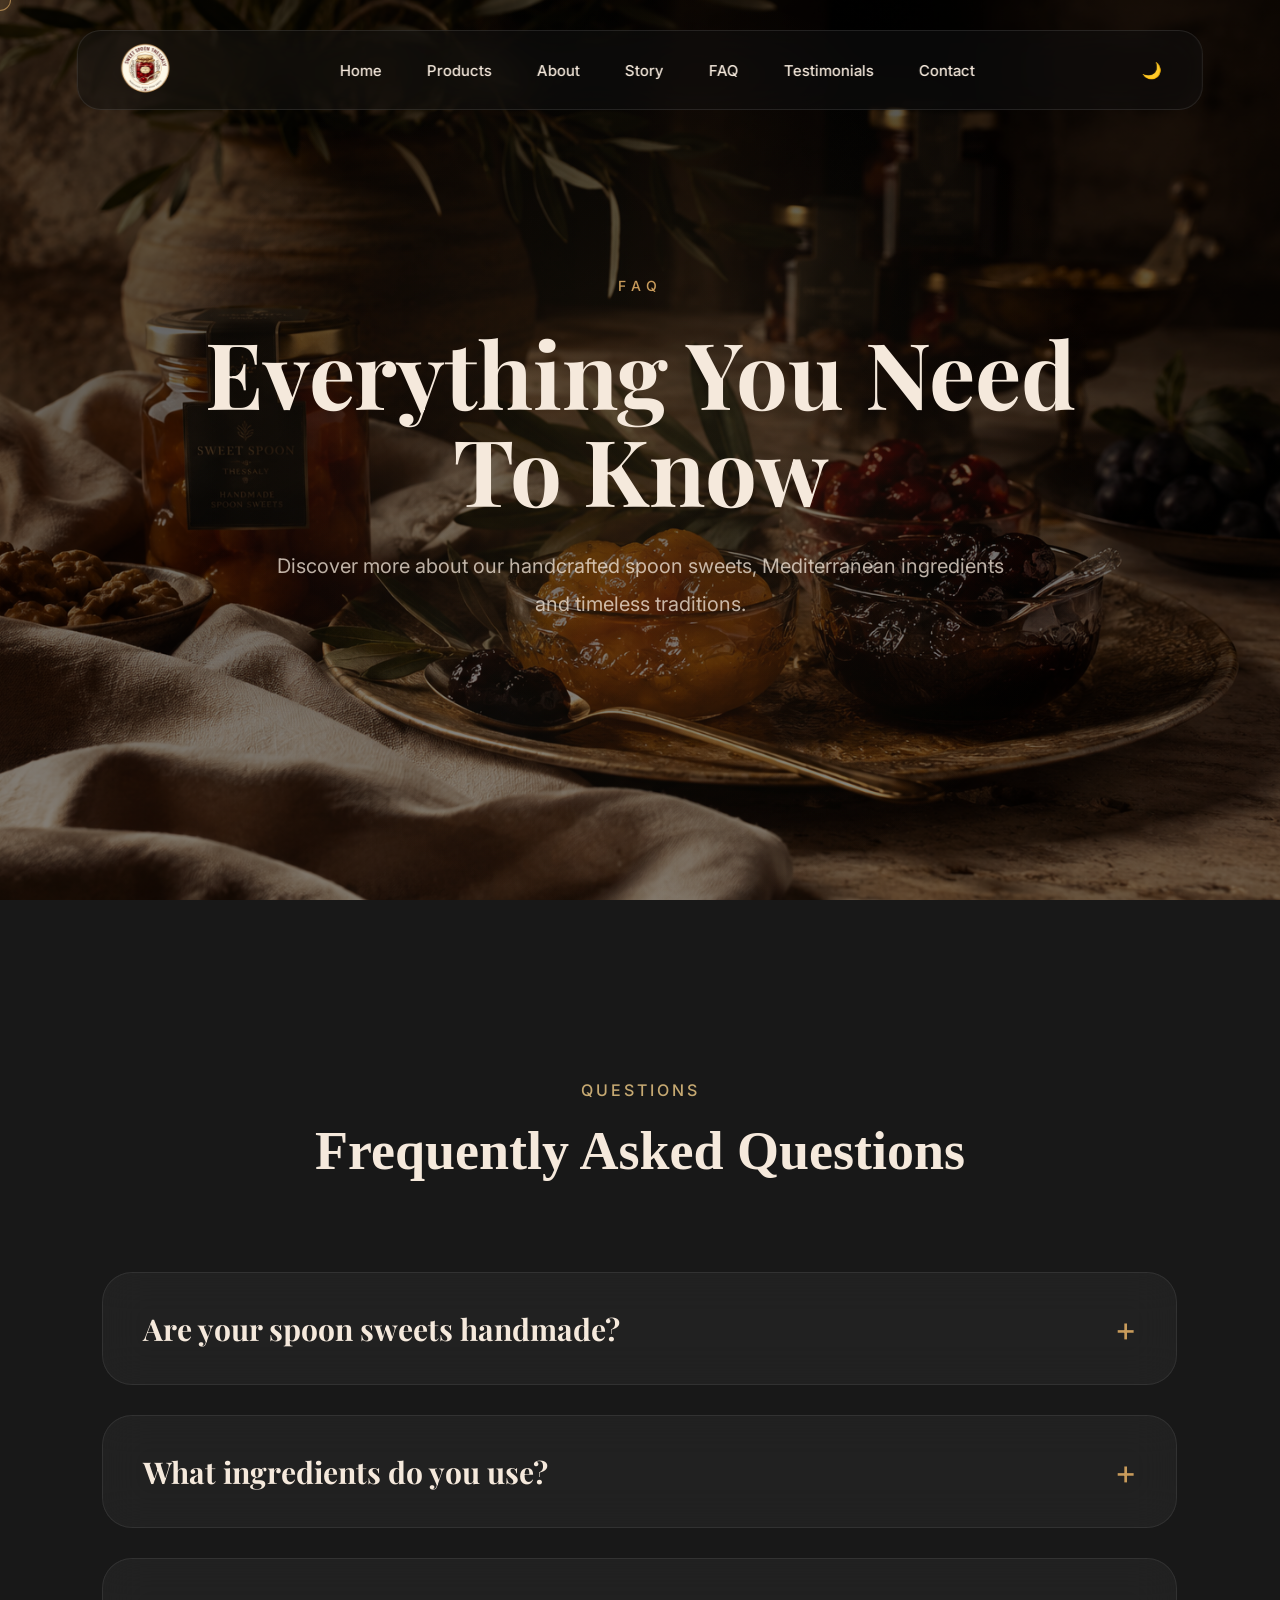
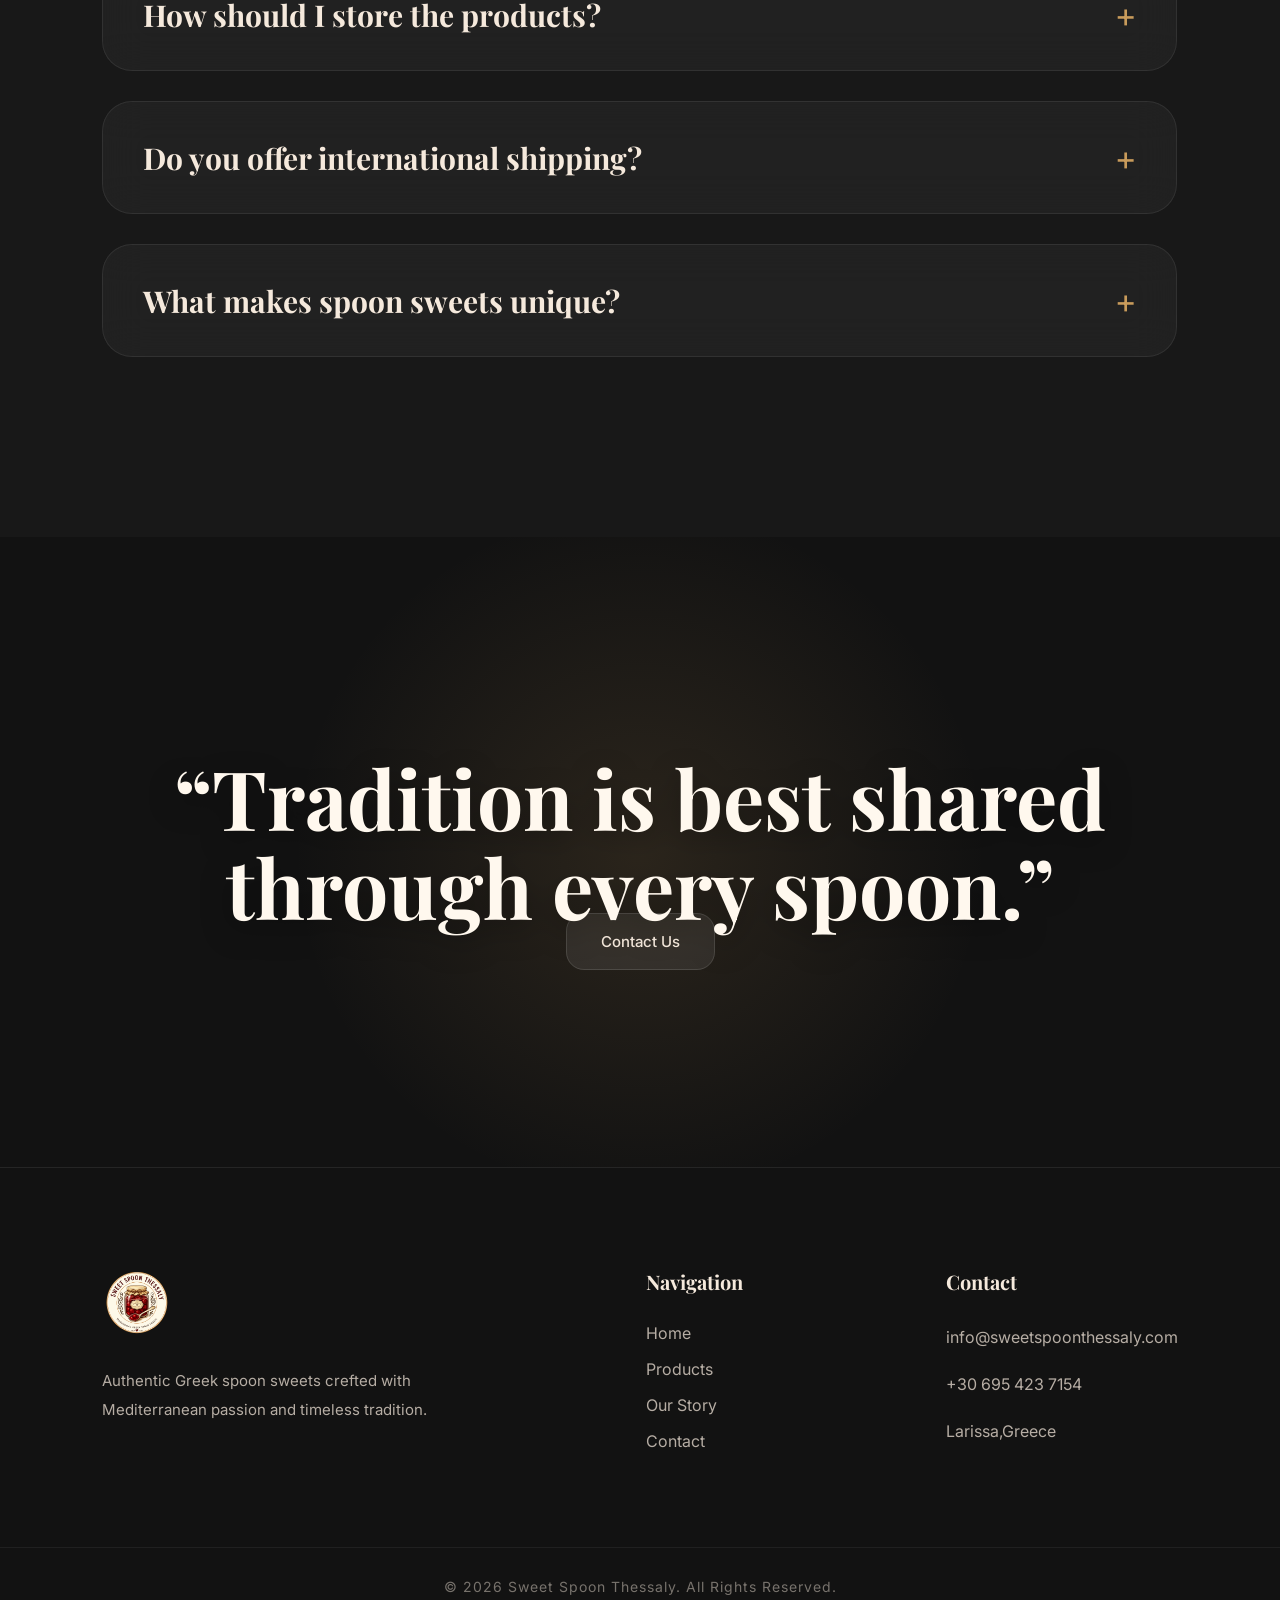
<file: faq.html>
<!DOCTYPE html>
<html lang="en">

<head>

    <meta charset="UTF-8">

    <meta name="viewport"
    content="width=device-width, initial-scale=1.0">
    <meta name="description"
       content="Authentic Greek spoon sweets handcrafted in Thessaly. Mediterranean tradition, premium fruits and timeless hospitality.">
    <meta property="og:title" content="Sweet Spoon Thessaly">
    <meta property="og:description" content="Authentic Greek Spoon Sweets">
    <meta property="og:image" content="images/og-image.png">

    <title>
        FAQ | Sweet Spoon Thessaly
    </title>

    <link rel="stylesheet" href="style.css">

    <link rel="preconnect"
    href="https://fonts.googleapis.com">

    <link rel="preconnect"
    href="https://fonts.gstatic.com"
    crossorigin>

    <link href="https://fonts.googleapis.com/css2?family=Inter:wght@300;400;500;600;700&family=Playfair+Display:wght@400;500;600;700;800&display=swap"
    rel="stylesheet">
    <link rel="icon" type="image/png" href="images/Logo.png">

</head>

<body>

    <!--LOADER-->

    <div class="loader">
        <div class="loader-logo">
            <img src="images/Logo.png" alt="Sweet Spoon Logo">
        </div>
    </div>

<!-- NAVBAR -->
        <nav class="navbar">

            <div class="logo">
                <a href="index.html">
                <img src="images/Logo.png" alt="Logo">
                </a>
            </div>

            <ul class="nav-links">
                <li><a href="index.html">Home</a></li>
                <li><a href="products.html">Products</a></li>
                <li><a href="about.html">About</a></li>
                <li><a href="story.html">Story</a></li>
                <li><a href="faq.html">FAQ</a></li>
                <li><a href="testimonials.html">Testimonials</a></li>
                <li><a href="contact.html">Contact</a></li>
            </ul>

            <div class="theme-toggle">
                🌙
            </div>

            <div class="hamburger">
                <span></span>
                <span></span>
                <span></span>
            </div>

        </nav>

        <!-- FAQ HERO -->

<section class="faq-hero">

    <div class="faq-overlay"></div>

    <div class="faq-hero-content">

        <p class="small-label">
            FAQ
        </p>

        <h1>
            Everything You
            Need To Know
        </h1>

        <p class="faq-description">

            Discover more about our handcrafted spoon sweets,
            Mediterranean ingredients and timeless traditions.

        </p>

    </div>

</section>

<!-- FAQ SECTION -->

<section class="faq-section hidden">

    <div class="section-title">

        <p class="section-label">
            QUESTIONS
        </p>

        <h2>
            Frequently Asked Questions
        </h2>

    </div>

    <div class="faq-container">

        <!-- ITEM -->

        <div class="faq-item">

            <div class="faq-question">

                <h3>
                    Are your spoon sweets handmade?
                </h3>

                <span>+</span>

            </div>

            <div class="faq-answer">

                <p>

                    Yes. Every spoon sweet is handcrafted
                    using traditional Mediterranean methods
                    and carefully selected fruits.

                </p>

            </div>

        </div>

        <!-- ITEM -->

        <div class="faq-item">

            <div class="faq-question">

                <h3>
                    What ingredients do you use?
                </h3>

                <span>+</span>

            </div>

            <div class="faq-answer">

                <p>

                    We use premium fruits, natural ingredients
                    and authentic Greek recipes inspired
                    by generations of tradition.

                </p>

            </div>

        </div>

        <!-- ITEM -->

        <div class="faq-item">

            <div class="faq-question">

                <h3>
                    How should I store the products?
                </h3>

                <span>+</span>

            </div>

            <div class="faq-answer">

                <p>

                    Store in a cool and dry place.
                    After opening, refrigerate to preserve
                    freshness and flavor.

                </p>

            </div>

        </div>

        <!-- ITEM -->

        <div class="faq-item">

            <div class="faq-question">

                <h3>
                    Do you offer international shipping?
                </h3>

                <span>+</span>

            </div>

            <div class="faq-answer">

                <p>

                    Yes. We carefully package our products
                    to safely deliver Mediterranean flavors
                    around the world.

                </p>

            </div>

        </div>

        <!-- ITEM -->

        <div class="faq-item">

            <div class="faq-question">

                <h3>
                    What makes spoon sweets unique?
                </h3>

                <span>+</span>

            </div>

            <div class="faq-answer">

                <p>

                    Spoon sweets are deeply connected
                    to Greek hospitality and tradition,
                    offering authentic handcrafted flavor
                    experiences.

                </p>

            </div>

        </div>

    </div>

</section>

<!-- FAQ QUOTE -->

<section class="faq-quote">

    <div class="faq-quote-overlay"></div>

    <div class="faq-quote-content">

        <h2>

            “Tradition is best shared
            through every spoon.”

        </h2>

        <a href="contact.html" class="primary-btn">
            Contact Us
        </a>

    </div>

</section>

<!--FOOTER-->
     <footer class="footer hidden">
        <div class="footer-container">
            <div class="footer-brand">
                <img src="images/Logo.png" alt="">
                <p>
                    Authentic Greek spoon sweets crefted
                    with Mediterranean passion and timeless tradition.
                </p>
            </div>

            <div class="footer-links">
                <h4>
                    Navigation
                </h4>
                <a href="index.html">Home</a>
                <a href="products.html">Products</a>
                <a href="story.html">Our Story</a>
                <a href="contact.html">Contact</a>
            </div>

            <div class="footer-contact">
                <h4>
                    Contact
                </h4>
                <p>
                    info@sweetspoonthessaly.com
                </p>
                <p>
                    +30 695 423 7154
                </p>
                <p>
                    Larissa,Greece
                </p>
            </div>
        </div>

        <div class="footer-bottom">
            <p>
                © 2026 Sweet Spoon Thessaly.
                All Rights Reserved.
            </p>
        </div>
     </footer>

     <div class="custom-cursor"></div>

     <script src="js/script.js"></script>

</body>
</html>
</file>
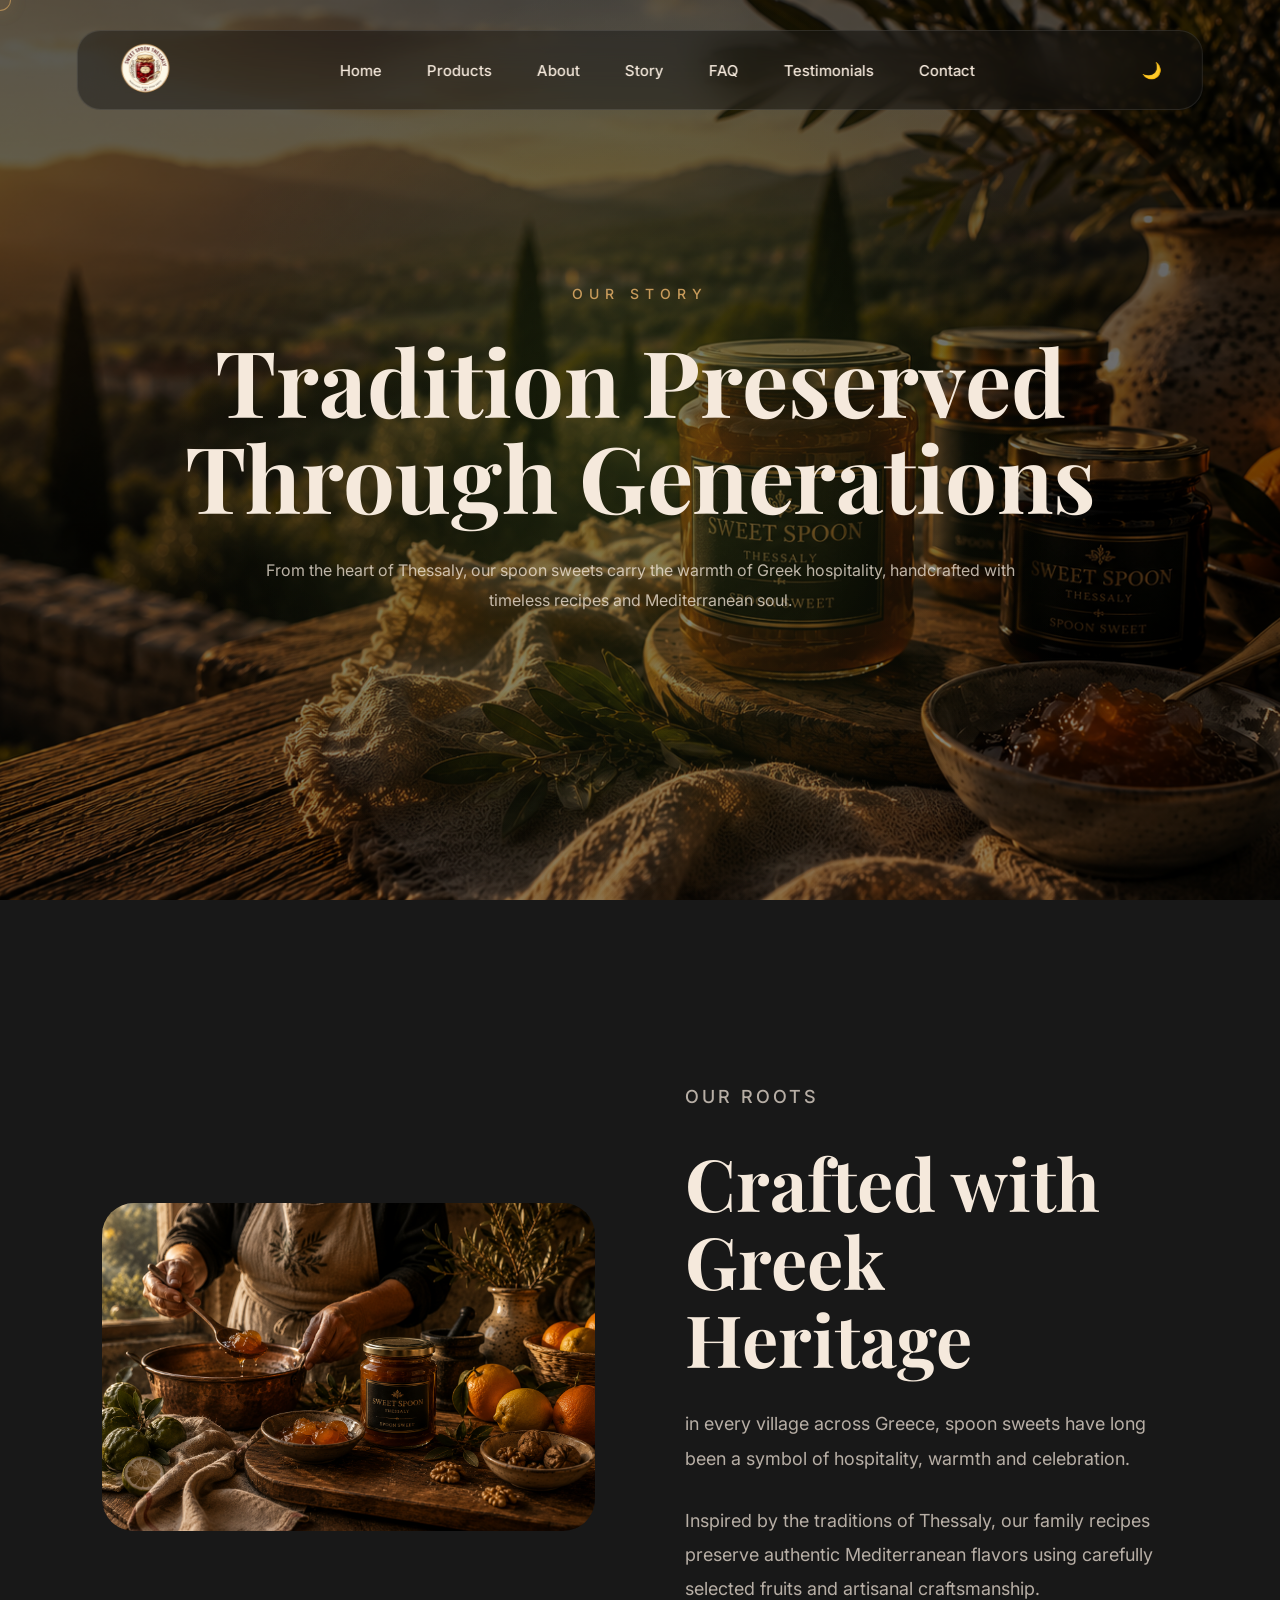
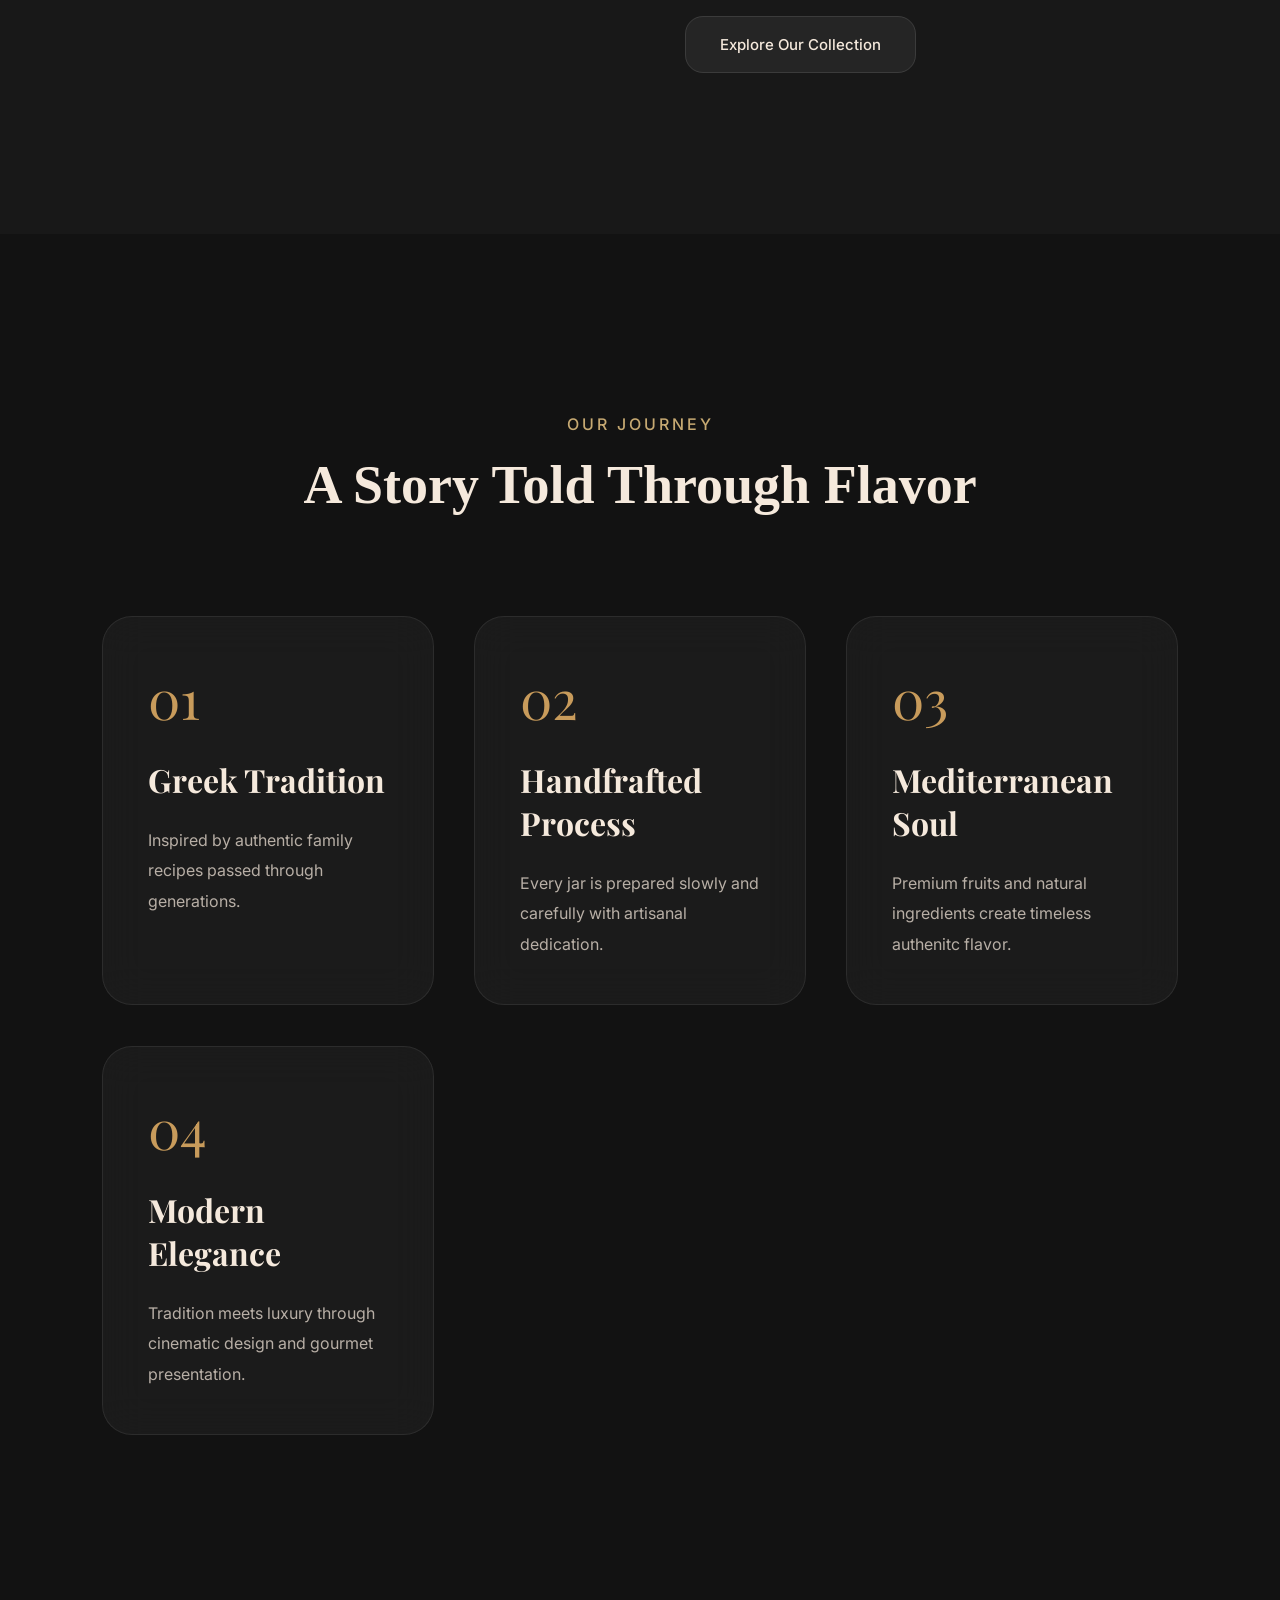
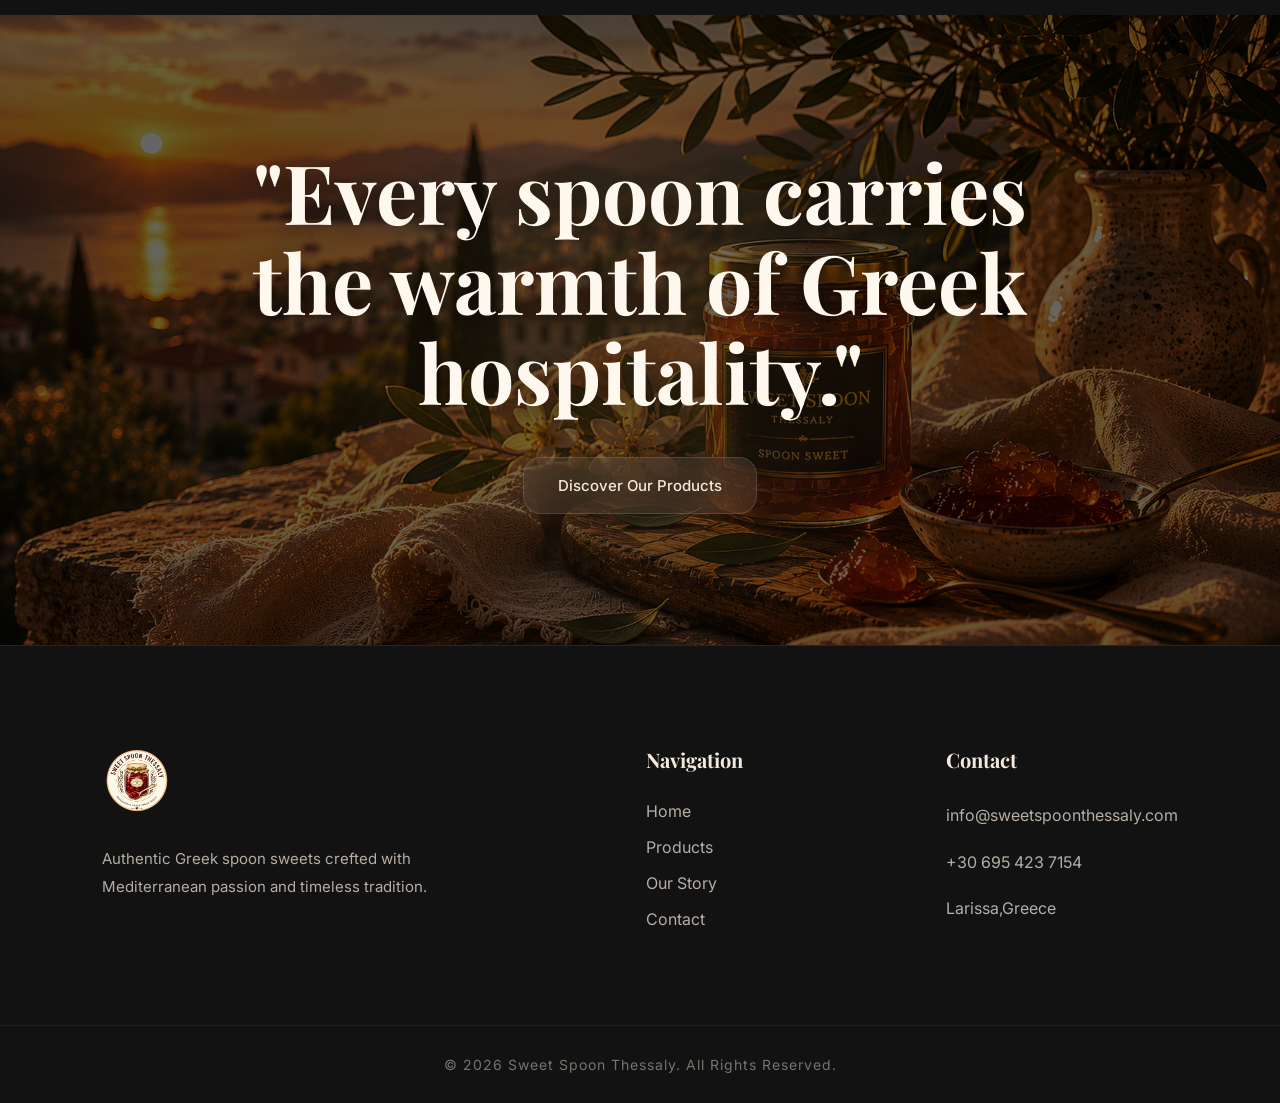
<file: story.html>
<!DOCTYPE html>
<html lang="en">

<head>

    <meta charset="UTF-8">

    <meta name="viewport"
    content="width=device-width, initial-scale=1.0">
    <meta name="description"
      content="Authentic Greek spoon sweets handcrafted in Thessaly. Mediterranean tradition, premium fruits and timeless hospitality.">
    <meta property="og:title" content="Sweet Spoon Thessaly">
    <meta property="og:description" content="Authentic Greek Spoon Sweets">
    <meta property="og:image" content="images/og-image.png">

    <title>
        Our Story | Sweet Spoon Thessaly
    </title>

    <link rel="stylesheet" href="style.css">

    <!-- FONTS -->

    <link rel="preconnect"
    href="https://fonts.googleapis.com">

    <link rel="preconnect"
    href="https://fonts.gstatic.com"
    crossorigin>

    <link href="https://fonts.googleapis.com/css2?family=Inter:wght@300;400;500;600;700&family=Playfair+Display:wght@400;500;600;700;800&display=swap"
    rel="stylesheet">
    <link rel="icon" type="image/png" href="images/Logo.png">

</head>

<body>

    <!--LOADER-->

    <div class="loader">
        <div class="loader-logo">
            <img src="images/Logo.png" alt="Sweet Spoon Logo">
        </div>
    </div>
    
    <!-- NAVBAR -->
        <nav class="navbar">

            <div class="logo">
                <a href="index.html">
                <img src="images/Logo.png" alt="Logo">
                </a>
            </div>

            <ul class="nav-links">
                <li><a href="index.html">Home</a></li>
                <li><a href="products.html">Products</a></li>
                <li><a href="about.html">About</a></li>
                <li><a href="story.html">Story</a></li>
                <li><a href="faq.html">FAQ</a></li>
                <li><a href="testimonials.html">Testimonials</a></li>
                <li><a href="contact.html">Contact</a></li>
            </ul>

            <div class="theme-toggle">
                🌙
            </div>

            <div class="hamburger">
                <span></span>
                <span></span>
                <span></span>
            </div>

        </nav>

        <!-- STORY HERO -->

<section class="story-hero">

    <div class="story-overlay"></div>

    <div class="story-hero-content">

        <p class="small-label">
            OUR STORY
        </p>

        <h1>
            Tradition Preserved
            Through Generations
        </h1>

        <p class="story-description">

            From the heart of Thessaly,
            our spoon sweets carry the warmth
            of Greek hospitality, handcrafted
            with timeless recipes and Mediterranean soul.

        </p>

    </div>

</section>

<!--ROOTS SECTION-->

<section class="roots-section hidden">
    <div class="roots-image">
        <img src="images/story-roots.png" alt="">
    </div>

    <div class="roots-content">
        <p class="section-label">
            OUR ROOTS
        </p>

        <h2>
            Crafted with
            Greek Heritage
        </h2>

        <p>
            in every village across Greece,
            spoon sweets have long been 
            a symbol of hospitality, warmth and celebration.
        </p>

        <p>
            Inspired by the traditions of Thessaly,
            our family recipes preserve authentic 
            Mediterranean flavors using carefully
            selected fruits and artisanal craftsmanship.
        </p>
        <a href="products.html" class="about-btn">
            Explore Our Collection
        </a>
        
    </div>
</section>

<!--TIMELINE-->

<section class="timeline-section hidden">
    <div class="section-title">
        <p class="section-label">
            OUR JOURNEY
        </p>
        <h2>
            A Story Told Through Flavor 
        </h2>
    </div>

    <div class="timeline">
        <div class="timeline-item">
            <span>01</span>
            <h3>
                Greek Tradition
            </h3>

            <p>
                Inspired by authentic
                family recipes passed 
                through generations.
            </p>
        </div>
        <div class="timeline-item">
            <span>02</span>
            <h3>
                Handfrafted Process
            </h3>
            <p>
                Every jar is prepared
                slowly and carefully
                with artisanal dedication.
            </p>
        </div>

        <div class="timeline-item">
            <span>03</span>
            <h3>
                Mediterranean Soul
            </h3>
            <p>
                Premium fruits and natural
                ingredients create timeless
                authenitc flavor.
            </p>
        </div>

        <div class="timeline-item">
            <span>04</span>
            <h3>
                Modern Elegance
            </h3>
            <p>
                Tradition meets luxury
                through cinematic design
                and gourmet presentation.
            </p>

        </div>
    </div>
</section>

<!--FINAL QUOTE-->
<section class="story-quote">
    <div class="story-quote-overlay"></div>
    <div class="story-quote-content">
        <h2>
          "Every spoon carries
          the warmth of 
          Greek hospitality."
        </h2>
        <a href="products.html" class="primary-btn">
             Discover Our Products
         </a>
    </div>
</section>

<footer class="footer hidden">
        <div class="footer-container">
            <div class="footer-brand">
                <img src="images/Logo.png" alt="">
                <p>
                    Authentic Greek spoon sweets crefted
                    with Mediterranean passion and timeless tradition.
                </p>
            </div>

            <div class="footer-links">
                <h4>
                    Navigation
                </h4>
                <a href="index.html">Home</a>
                <a href="products.html">Products</a>
                <a href="story.html">Our Story</a>
                <a href="contact.html">Contact</a>
            </div>

            <div class="footer-contact">
                <h4>
                    Contact
                </h4>
                <p>
                    info@sweetspoonthessaly.com
                </p>
                <p>
                    +30 695 423 7154
                </p>
                <p>
                    Larissa,Greece
                </p>
            </div>
        </div>

        <div class="footer-bottom">
            <p>
                © 2026 Sweet Spoon Thessaly.
                All Rights Reserved.
            </p>
        </div>
     </footer>

     <div class="custom-cursor"></div>
     <script src="js/script.js"></script>


</body>
</html>
</file>
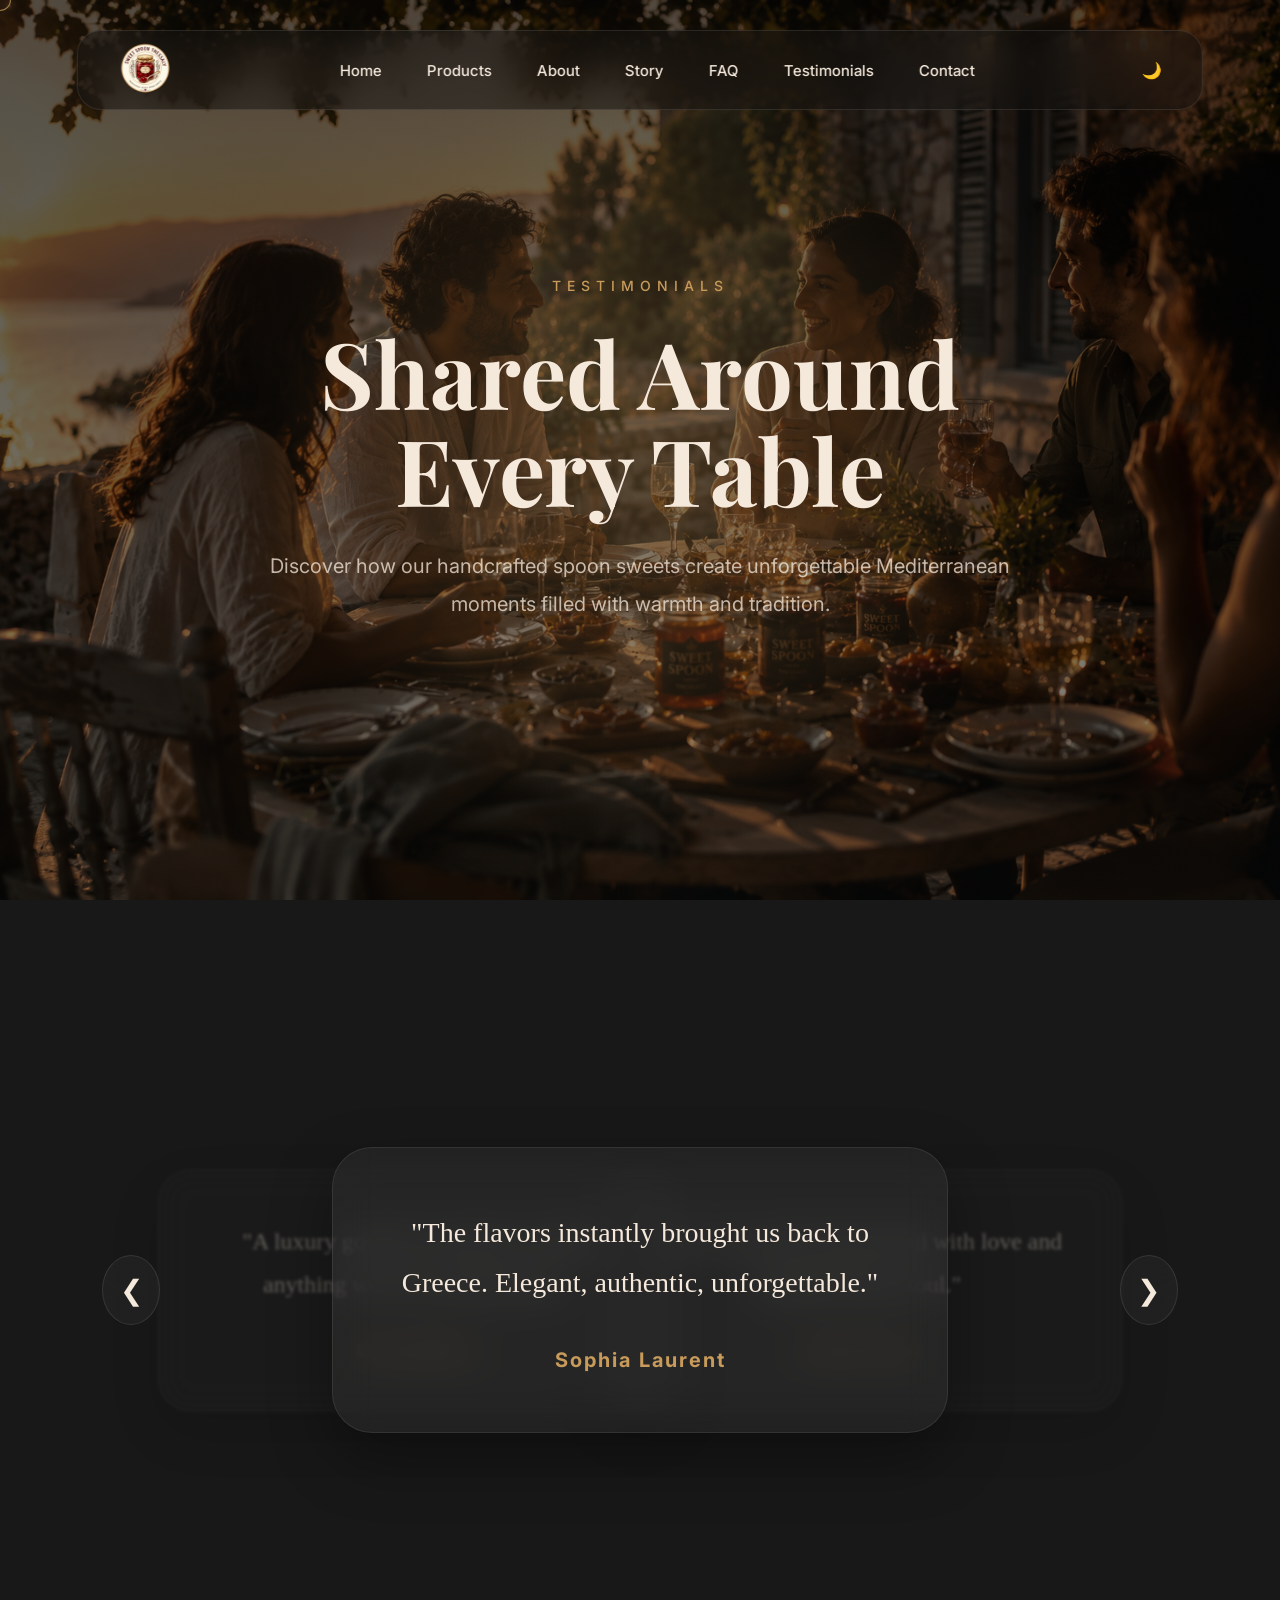
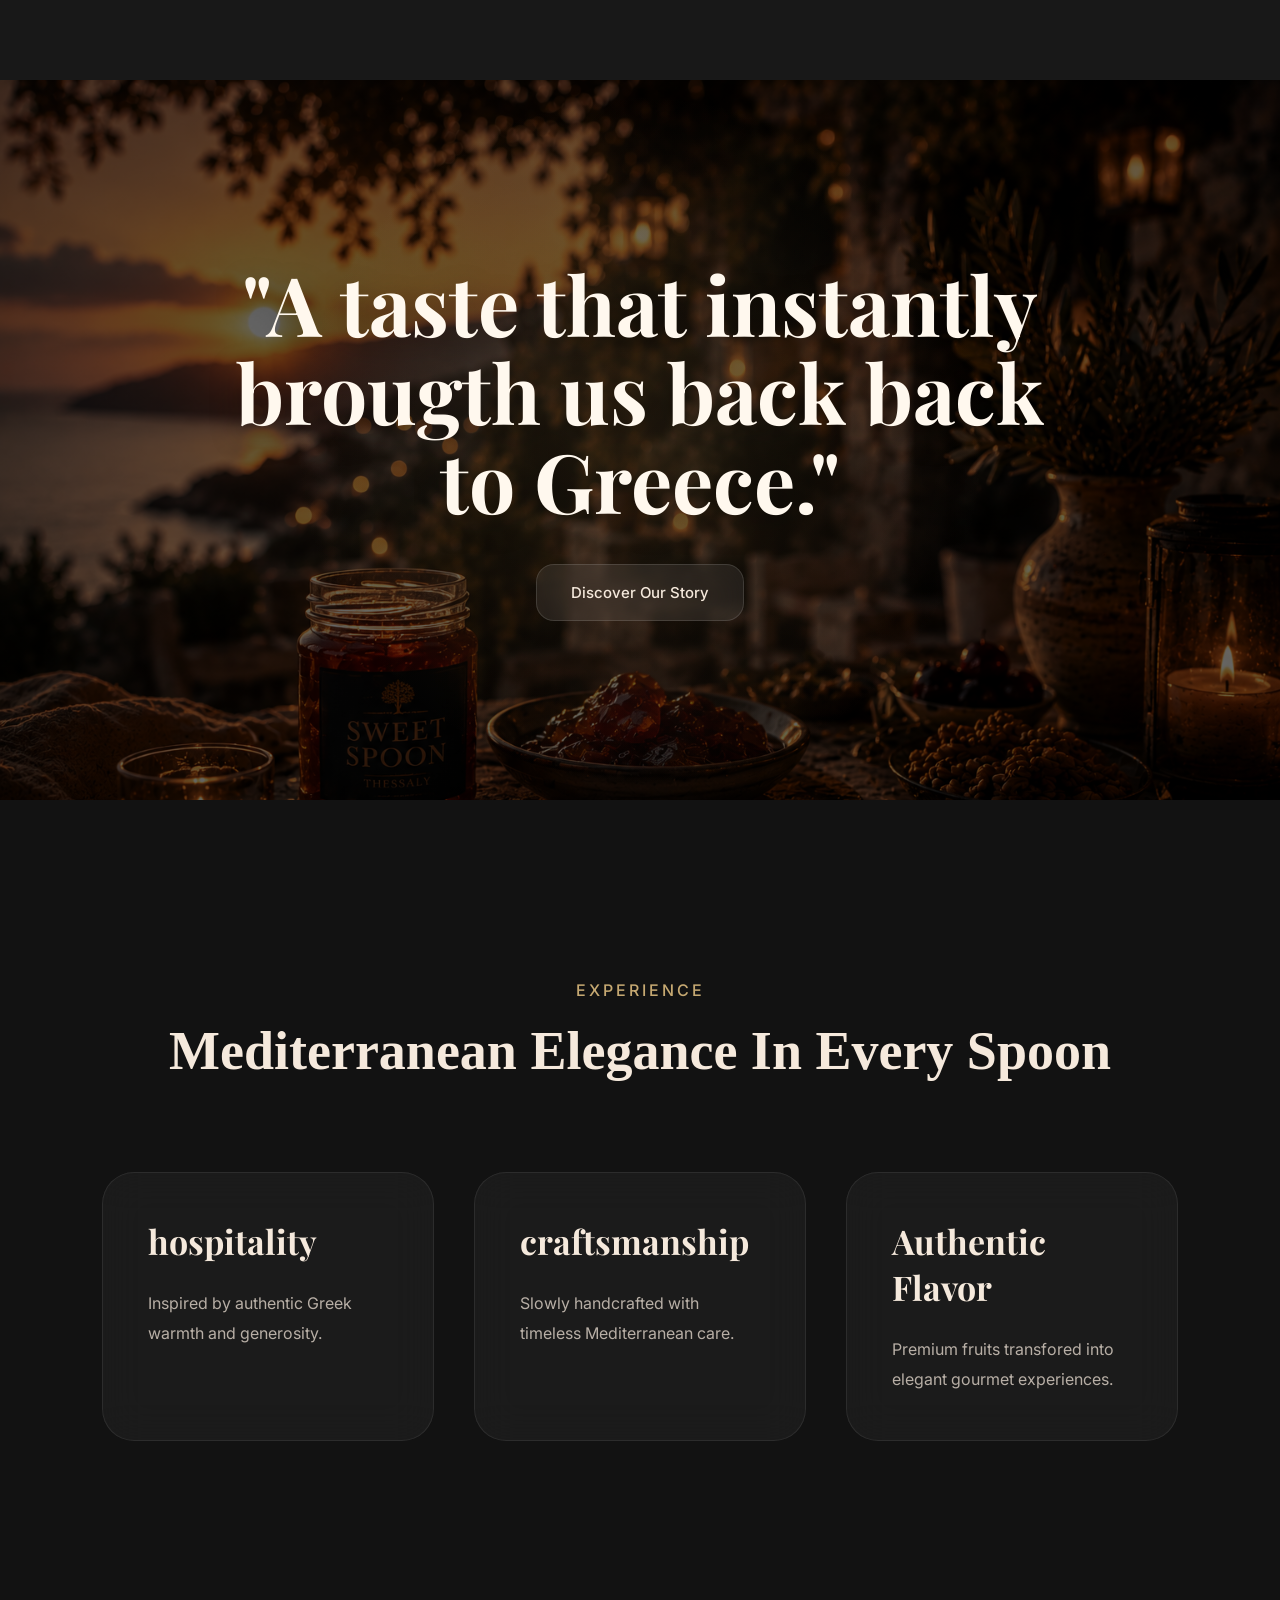
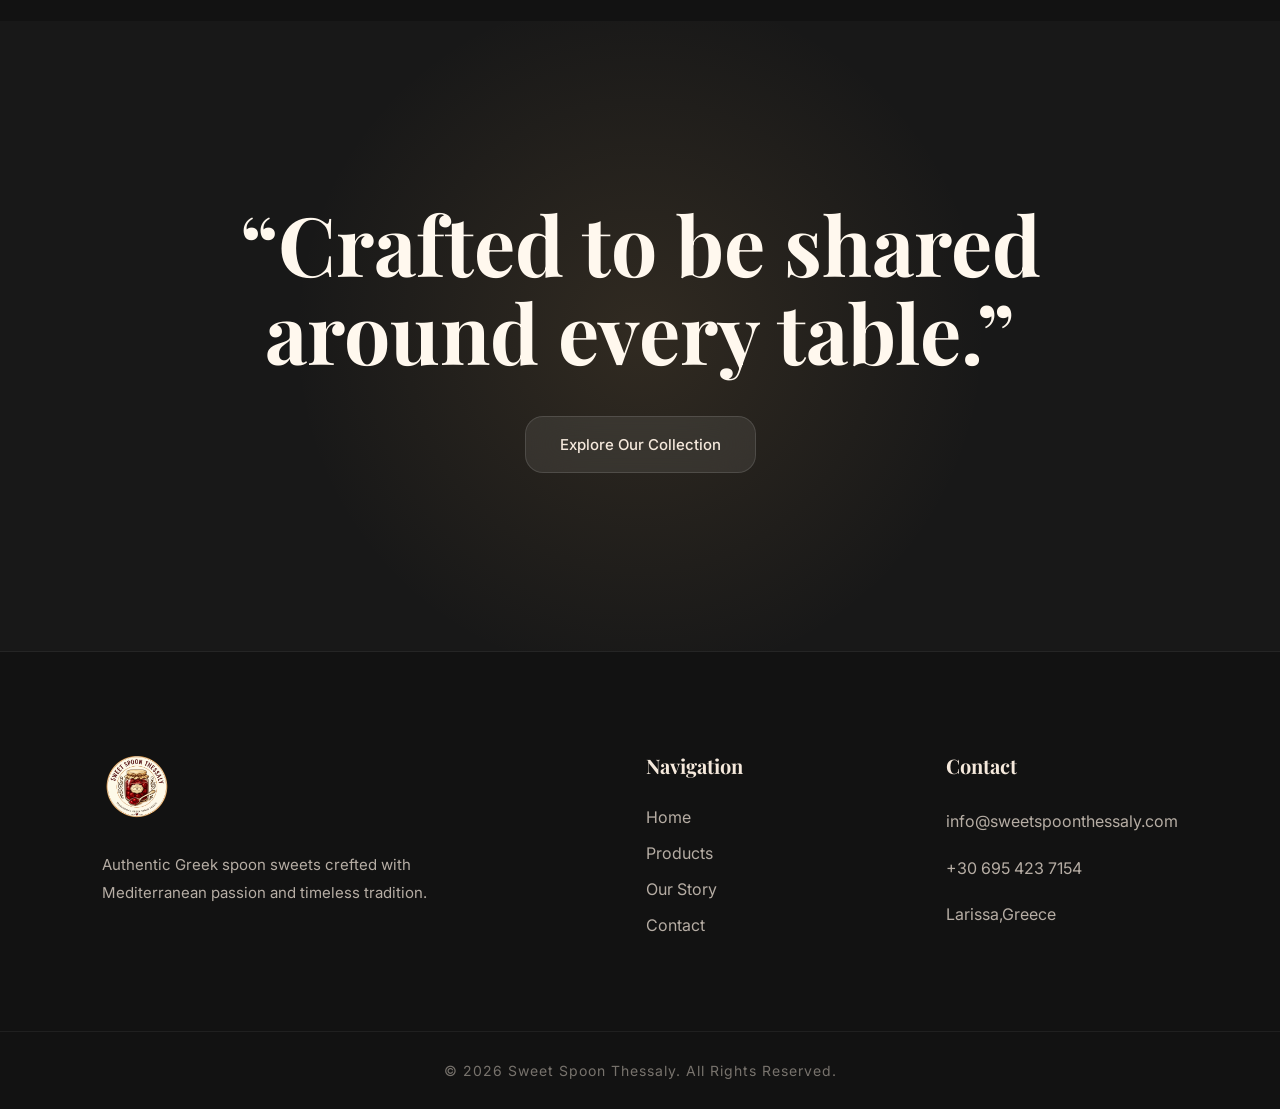
<file: testimonials.html>
<!DOCTYPE html>
<html lang="en">

<head>

    <meta charset="UTF-8">

    <meta name="viewport"
    content="width=device-width, initial-scale=1.0">
    <meta name="description"
     content="Authentic Greek spoon sweets handcrafted in Thessaly. Mediterranean tradition, premium fruits and timeless hospitality.">
    <meta property="og:title" content="Sweet Spoon Thessaly">
    <meta property="og:description" content="Authentic Greek Spoon Sweets">
    <meta property="og:image" content="images/og-image.png">

    <title>
        Testimonials | Sweet Spoon Thessaly
    </title>

    <link rel="stylesheet" href="style.css">

    <link rel="preconnect"
    href="https://fonts.googleapis.com">

    <link rel="preconnect"
    href="https://fonts.gstatic.com"
    crossorigin>

    <link href="https://fonts.googleapis.com/css2?family=Inter:wght@300;400;500;600;700&family=Playfair+Display:wght@400;500;600;700;800&display=swap"
    rel="stylesheet">
    <link rel="icon" type="image/png" href="images/Logo.png">

</head>

<body>

    <!--LOADER-->

    <div class="loader">
        <div class="loader-logo">
            <img src="images/Logo.png" alt="Sweet Spoon Logo">
        </div>
    </div>

 <!-- NAVBAR -->
        <nav class="navbar">

            <div class="logo">
                <a href="index.html">
                <img src="images/Logo.png" alt="Logo">
                </a>
            </div>

            <ul class="nav-links">
                <li><a href="index.html">Home</a></li>
                <li><a href="products.html">Products</a></li>
                <li><a href="about.html">About</a></li>
                <li><a href="story.html">Story</a></li>
                <li><a href="faq.html">FAQ</a></li>
                <li><a href="testimonials.html">Testimonials</a></li>
                <li><a href="contact.html">Contact</a></li>
            </ul>

            <div class="theme-toggle">
                🌙
            </div>

            <div class="hamburger">
                <span></span>
                <span></span>
                <span></span>
            </div>

        </nav>

        <!--TESTIMONIAL HERO-->

        <section class="testimonials-hero">
            <div class="testimonials-overlay"></div>
            <div class="testimonials-hero-content">
                <p class="small-label">
                    TESTIMONIALS
                </p>

                <h1>
                    Shared Around
                    Every Table
                </h1>

                <p class="testimonials-description">
                    Discover how our handcrafted spoon sweets
                    create unforgettable Mediterranean moments 
                    filled with warmth and tradition.
                </p>
            </div>
        </section>

        <!--TESTIMONIAL CAROUSEL-->
        <section class="testimonial-carousel-section hidden">
            <div class="carousel-wrapper">
                <button class="carousel-btn prev-btn">&#10094;</button>
                <div class="testimonial-carousel">
                    <div class="testimonial-card active">
                        <p class="quote">
                            "The flavors instantly brought us 
                            back to Greece. Elegant, authentic,
                            unforgettable."
                        </p>

                        <h3>
                            Sophia Laurent
                        </h3>
                    </div>
                    
                    <div class="testimonial-card">
                        <p class="quote">
                            "Every jar feels handcrafted 
                            with love and Mediterranean soul."
                        </p>
                        <h3>
                            Daniel Rossi
                        </h3>
                    </div>

                    <div class="testimonial-card">
                        <p class="quote">
                            "A luxury gourmet experience 
                            unlike anything we have tasted before."
                        </p>
                        <h3>
                            Elena Marino
                        </h3>
                    </div>
                </div>

                <button class="carousel-btn next-btn">
                    &#10095;
                </button>
            </div>
        </section>

        <section class="featured-testimonial">
            <div class="featured-overlay"></div>
            <div class="featured-content">
                <h2>
                    "A taste that instantly
                    brougth us back back 
                    to Greece."
                </h2>
                <a href="story.html" class="primary-btn">
                    Discover Our Story
                </a>
            </div>
        </section>

        <!--EXPERIENCE GRID-->
        
        <section class="experience-section hidden">
            <div class="section-title">
                <p class="section-label">
                    EXPERIENCE
                </p>

                <h2>
                    Mediterranean Elegance
                    In Every Spoon 
                </h2>
            </div>

            <div class="experience-grid">
                <div class="experience-card">
                    <h3>
                        hospitality
                    </h3>
                    <p>
                        Inspired by authentic 
                        Greek warmth and generosity.
                    </p>
                </div>

                <div class="experience-card">
                    <h3>
                        craftsmanship
                    </h3>
                    <p>
                        Slowly handcrafted with
                        timeless Mediterranean care.
                    </p>
                </div>
                <div class="experience-card">
                    <h3>
                        Authentic Flavor
                    </h3>
                    <p>
                        Premium fruits transfored
                        into elegant gourmet experiences.
                    </p>
                </div>
            </div>
        </section>

        <!-- FINAL CTA -->

<section class="testimonials-quote">

    <div class="testimonials-quote-overlay"></div>

    <div class="testimonials-quote-content">

        <h2>

            “Crafted to be shared
            around every table.”

        </h2>

        <a href="products.html" class="primary-btn">
            Explore Our Collection
        </a> 

    </div>

</section>

<!--FOOTER-->
     <footer class="footer hidden">
        <div class="footer-container">
            <div class="footer-brand">
                <img src="images/Logo.png" alt="">
                <p>
                    Authentic Greek spoon sweets crefted
                    with Mediterranean passion and timeless tradition.
                </p>
            </div>

            <div class="footer-links">
                <h4>
                    Navigation
                </h4>
                <a href="index.html">Home</a>
                <a href="products.html">Products</a>
                <a href="story.html">Our Story</a>
                <a href="contact.html">Contact</a>
            </div>

            <div class="footer-contact">
                <h4>
                    Contact
                </h4>
                <p>
                    info@sweetspoonthessaly.com
                </p>
                <p>
                    +30 695 423 7154
                </p>
                <p>
                    Larissa,Greece
                </p>
            </div>
        </div>

        <div class="footer-bottom">
            <p>
                © 2026 Sweet Spoon Thessaly.
                All Rights Reserved.
            </p>
        </div>
     </footer>

     <div class="custom-cursor"></div>
     <script src="js/script.js"></script>


</body>
</html>
</file>
<file: style.css>
/* RESET */

*{
    margin: 0;
    padding: 0;
    box-sizing: border-box;
}

body{
    background: #121212;
    font-family: 'Inter', sans-serif;
}

.hero{
    width: 100%;
    height: 100vh;

    background-image: linear-gradient(to right,rgba(0,0,0,0.75),
    rgba(0,0,0,0.35)),
     url("images/Hero.png");
    background-size: cover;
    background-position:center;
    position: relative;
}

.floating-spoon{
    position: absolute;
    width: 260px;
    right: 7%;
    top: 52%;
    transform: translateY(-50%) rotate(-18deg);
    z-index: 5;
    opacity: 0.92;
    animation: spoonDip 5s ease-in-out infinite;
}

/* KEYFRAMES*/

@keyframes spoonDip{
    0%{
        transform: translateY(-50%) rotate(-18deg);
    }

    25%{
        transform: translateY(-20px) rotate(-10deg);
    }

    50%{
        transform: translateY(25px) rotate(-4deg);
    }

    75%{
        transform: translateY(-10px) rotate(-12deg);
    }

    100%{
        transform: translateY(-50%) rotate(-18deg);
    }
}

.navbar{
    width: 88%;
    height: 80px;
    position: absolute;
    top: 30px;
    left: 50%;
    transform: translateX(-50%);
    background: rgba(18, 18, 18, 0.45);
    border: 1px solid rgba(255, 255, 255, 0.10);
    backdrop-filter: blur(20px);
    border-radius: 24px;
    display: flex;
    justify-content: space-between;
    align-items: center;
    padding: 0 40px;
    z-index: 1000;
    transition: 0.4s ease;
}

.logo img{
    width: 55px;
}

.nav-links{
    display: flex;
    gap: 45px;
    list-style: none;
}

.nav-links a{
    text-decoration: none;
    color: #f5e9dc;
    font-size: 15px;
    font-weight: 500;
    transition: 0.3s;
}

.nav-links a:hover{
    color: #c6a972;
}

.hamburger{
    display: none;
    flex-direction: column;
    gap: 6px;
    cursor: pointer;
}

.hamburger span{
    width: 28px;
    height: 3px;
    background: #f5e9dc;
    border-radius: 10px;
    transition: 0.4s ease;
}

.hamburger.open span:nth-child(1){
    transform: rotate(45deg) translateY(12px);
}

.hamburger.open span:nth-child(2){
opacity: 0;
}

.hamburger.open span:nth-child(3){
    transform: rotate(-45deg) translateY(-12px);
}

.hero-content{
    position: absolute;
    top: 52%;
    left: 120px;
    transform: translateY(-50%);
    z-index: 10;

    opacity: 0;
    animation: fadeUp 1.4s ease forwards;
    animation-delay: 0.3s;
}

.small-label{
    color: #d6c7b8;
    font-size: 14px;
    font-weight: 500;
    letter-spacing: 3px;
    margin-bottom: 25px;
}

.hero-content h1 {
    font-family: 'Playfair Display', serif;
    font-size: 82px;
    font-weight: 700;
    line-height: 1.05;
    color: #f5e9dc;
    margin-bottom: 30px;
    max-width: 700px;
}

.hero-description{
    color: #d6c7b8;
    font-size: 18px;
    line-height: 1.8;
    max-width: 520px;
    margin-bottom: 45px;
}

.hero-buttons{
    display: flex;
    align-items: center;
    gap: 25px;
}

.primary-btn{
    text-decoration: none;
    color: #f5e9dc;
    font-size: 15px;
    font-weight: 500;
    padding: 18px 34px;
    border-radius: 18px;
    background: rgba(255, 255, 255, 0.08);
    border: 1px solid rgba(255, 255, 255, 0.12);
    backdrop-filter: blur(20px);
    transition: 0.4s;
}

.primary-btn:hover{
    background: rgba(255, 255, 255, 0.15);
    transform: translateY(-3px);
    box-shadow: 0 10px 30px rgba(0,0,0,0.35);
}

.secondary-btn{
    text-decoration: none;
    color: #f5e9dc;
    font-size: 15px;
    font-weight: 500;
    padding: 18px 34px;
    border-radius: 18px;
    border: 1px solid rgba(198, 169, 114, 0.6);
    transition: 0.4s;

}

.secondary-btn:hover{
    background: rgba(198, 169, 114, 0.12);
    transform: translateY(-3px);
}

.scroll-indicator{
    position: absolute;
    bottom: 35px;
    left: 50%;
    transform: translateY(-50%);
    color: #f5e9dc;
    font-size: 32px;
    opacity: 0.75;
    animation: float 2s ease-in-out infinite;
}

@keyframes float{
    0%{
        transform: translateX(-50%) translateY(0);
    }
    50%{
        transform: translateX(50%) translateY(-10px);
    }
    100%{
        transform: translateX(-50%) translateY(0);
    }
}
/* KEYFRAMES*/

@keyframes fadeUp{
    from{
        opacity: 0;
        transform: translateY(-30px);
    }
    to{
        opacity: 1;
        transform: translateY(-50%);
    }
}

.featured-products{
    width: 100%;
    padding: 140px 120px;
    background: #181818;
}

.section-title{
    text-align: center;
    margin-bottom: 90px;
}

.section-label{
    color: #c6A972;
    font-variation-settings: 14px;
    font-weight: 500;
    letter-spacing: 3px;
    margin-bottom: 20px;
}

.section-title h2{
    font-family: 'Playfair Dsiplay', serif;
    font-size: 54px;
    color: #f5e9dc;
    margin-bottom: 25px;
}

.section-description{
    color: #d6c7b8;
    font-size: 18px;
    line-height: 1.8;
    max-width: 650px;
    margin: auto;
}

.products-grid{
    display: flex;
    justify-content: center;
    gap: 40px;
}

.product-card{
    width: 350px;
    background: rgba(198, 169, 114, 0.4);
    border: 1px solid rgba(255, 255, 255, 0.08);
    border-radius: 28px;
    overflow: hidden;
    backdrop-filter: blur(20px);
    transition: 0.5s;
    position: relative;
    margin-top: 40px;
}

.product-card:nth-child(1){
    margin-top: 25px;
}

.product-card:nth-child(2){
    margin-top: 0;
}

.product-card:nth-child(3){
    margin-top: 25px;
}

.product-card::before{
    content: "";
    position: absolute;
    top: 0;
    left: -100%;
    width: 100%;
    height: 100%;
    background: linear-gradient(
        120deg,
        transparent,
        rgba(255,255,255,0.08)
    );
    transition: 0.8s;
}

.product-card:hover{
    transform: translateY(-12px);
    box-shadow: 0 20px 40px rgba(0,0,0,0.35);
}

.product-card:hover::before{
    left: 100%;
}


.product-image{
    width: 100%;
    height: 340px;
    overflow: hidden;
}

.product-image img{
    width: 100%;
    height: 100%;
    object-fit: cover;
    transition: 0.6s;
}

.product-card:hover img{
    transform: scale(1.08);
}

.product-info{
    padding: 35px;
}

.product-info h3{
    font-family: 'Playdair Display', serif;
    font-size: 30px;
    color: #f5e9dc;
    margin-bottom: 18px;
}

.product-info p{
    color: #d6c7b8;
    line-height: 1.8;
    margin-bottom: 30px;
}

.product-info a{
    text-decoration: none;
    color: #c6a972;
    font-weight: 500;
}

.products-button{
    display: flex;
    justify-content: center;
    margin-top: 90px;
}

.products-button a{
    color: #f5e9dc;
    font-size: 15px;
    font-weight: 500;
    padding: 18px 36px;
    border-radius: 18px;
    background: rgba(255, 255, 255, 0.06);
    border: 1px solid rgba(255, 255, 255, 0.10);
    backdrop-filter: blur(20px);
    transition: 0.4s;
}

.products-button a:hover{
    background: rgba(255, 255, 255, 0.12);
    transform: translateY(-3px);
    box-shadow: 0 15px 30px rgba(0,0,0,0.35);
}

.about-section{
    width: 100%;
    padding: 160px 120px;
    background: #121212;
    display: flex;
    justify-content: space-between;
    align-items: center;
    gap: 90px;
}

.about-image{
    width: 52%;
    overflow: hidden;
}

.about-image img{
    width: 100%;
    border-radius: 30px;
    object-fit: cover;
    transition: 0.6s;
}

.about-image:hover img{
    transform: scale(1.05);
}

.about-content{
    width: 48%;
}

.about-content h2{
    font-family: 'Playfair Display', serif;
    font-size: 58px;
    line-height: 1.15;
    color: #f5e9dc;
    margin-bottom: 30px;
}

.about-description{
    color: #d6c7b8;
    font-size: 18px;
    line-height: 1.9;
    margin-bottom: 45px;
    max-width: 560px;
}

.about-btn{
    text-decoration: none;
    color: #f5e9dc;
    font-size: 15px;
    font-weight: 500;
    padding: 18px 34px;
    border-radius: 18px;
    background: rgba(255, 255, 255, 0.06);
    border: 1px solid rgba(255, 255, 255, 0.10);
    backdrop-filter: blur(20px);
    transform: 0.4s;
}

.about-btn:hover{
    background: rgba(255, 255, 255, 0.12);
    transform: translateY(-3px);
}
.tradition-section{
    width: 100%;
    height: 90vh;
    position: relative;
    display: flex;
    justify-content: center;
    align-items: center;
    text-align: center;
    background-image: url("images/tradition-bg.png");
    background-size: cover;
    background-position: center;
    overflow: hidden;
    background-attachment: fixed;
}

.tradition-overlay{
    position: absolute;
    width: 100%;
    height: 100%;
    background: rgba(0,0,0,0.28);
    z-index: 1;
}

.tradition-content{
    position: relative;
    z-index: 10;
    max-width: 850px;
    padding: 0 20px;
}

.tradition-content h2{
    font-family: 'Playfair Display', serif;
    font-size: 96px;
    line-height: 1.05;
    color: #FFF8EE;
    margin-bottom: 35px;
    text-shadow: 0 10px 30px rgba(0, 0, 0, 0.45);
}

.tradition-content p{
    color: #d4a45f;
    font-size: 20px;
    line-height: 1.9;
    max-width: 760px;
    margin: 0 auto;
    text-shadow: 0 2px 12px rgba(0, 0, 0, 0.45);
}

.testimonials-section{
    width: 100%;
    padding: 160px 8%;
    background: #181818;
}

.testimonials-grid{
    display: flex;
    justify-content: center;
    gap: 35px;
    flex-wrap: wrap;
}

.testimonials-card{
    width: 360px;
    padding: 45px;
    background: rgba(255, 255, 255, 0.04);
    border: 1px solid rgba(255, 255, 255, 0.08);
    border-radius: 28px;
    backdrop-filter: blur(16px);
    transition: 0.4s ease;
    position: relative;
    overflow: hidden;
    min-height: 320px;
}

.testimonials-card:hover{
    transform: translateY(-12px);
    border-color: rgba(200, 155, 91, 0.35);
    box-shadow: 0 20px 40px rgba(0,0,0,0.35),
    0 0 30px rgba(200, 155, 91, 0.10);
}

.testimonials-card::before{
    content: "";
    position: absolute;
    top: 0;
    left: -100;
    width: 100%;
    height: 100%;
    background: linear-gradient(120deg,transparent,
    rgba(255,255,255,0.08),transparent);
    transition: 0.8s;
}

.testimonials-card:hover::before{
    left: 100%;
}

.testimonials-card p{
    color: #f5e9dc;
    line-height: 2;
    font-size: 17px;
    margin-bottom: 35px;
    font-style: italic;
}

.testimonials-card h4{
    color: c89b5b;
    font-size: 15px;
    font-weight: 600;
    letter-spacing: 1px;
}

.newsletter-section{
    width: 100%;
    padding: 180px 8%;
    background: linear-gradient(135deg, #121212, #1b1b1b, #181818);
    background-size: cover;
    background-position: center;
    display: flex;
    justify-content: center;
    align-items: center;
    text-align: center;
}

.newsletter-content{
    max-width: 850px;
}

.newsletter-content span{
    color: c89b5b;
    letter-spacing: 4px;
    font-size: 14px;
    font-weight: 600;
}

.newsletter-content h2{
    font-family: 'Playfair Display', serif;
    font-size: 72px;
    line-height: 1.1;
    color: #f5e9dc;
    margin-top: 25px;
    margin-bottom: 30px;
}

.newsletter-content p{
    color: rgba(245, 233, 220, 0.78);
    font-size: 18px;
    line-height: 1.9;
    max-width: 680px;
    margin: 0 auto 50px;
}

.newsletter-form{
    display: flex;
    justify-content: center;
    align-items: center;
    gap: 20px;
    flex-wrap: wrap;
}

.newsletter-form input{
    width: 380px;
    padding: 20px 24px;
    border-radius: 18px;
    border: 1px solid rgba(255, 255, 255, 0.10);
    background: rgba(255, 255, 255, 0.06);
    backdrop-filter: blur(20px);
    color: #f5e9dc;
    font-size: 15px;
    outline: none;
}

.newsletter-form input::placeholder{
    color: rgba(245, 233, 220, 0.45);
}

.newsletter-form button{
    padding: 20px 34px;
    border-radius: 18px;
    border: 1px solid rgba(200, 155, 91, 0.35);
    background: rgba(200, 155, 91, 0.10);
    color: #f5e9dc;
    font-size: 15px;
    font-weight: 600;
    cursor: pointer;
    transition: 0.4s ease;
    
}

.newsletter-form button:hover{
    transform: translateY(-3px);
    background: rgba(200, 155, 91, 0.22);
    box-shadow: 0 10px 30px rgba(0,0,0,0.35),
    0 0 30px rgba(200, 155, 91, 0.18);
}

.footer{
    width: 100%;
    background: #121212;
    padding-top: 100px;
    border-top: 1px solid rgba(255, 255, 255, 0.08);
}

.footer-container{
    width: 100%;
    padding: 0 8% 80px;
    display: flex;
    justify-content: space-between;
    align-items: flex-start;
    gap: 60px;
    flex-wrap: wrap;
}

.footer-brand{
    max-width: 340px;
}

.footer-brand img{
    width: 70px;
    margin-bottom: 25px;
}

.footer-brand p{
    color: rgba(245, 233, 220, 0.72);
    line-height: 1.9;
    font-size: 15px;
}

.footer-links h4, .footer-contact h4{
    color: #f5e9dc;
    font-size: 20px;
    margin-bottom: 28px;
    font-family: 'Playfair Display', serif;
}

.footer-links{
    display: flex;
    flex-direction: column;
}

.footer-links a{
    color: rgba(245, 233, 220, 0.72);
    text-decoration: none;
    margin-bottom: 16px;
    transition: 0.3s ease;
}

.footer-links a:hover{
    color: c89b5b;
    transform: translateX(4px);
}

.footer-contact p{
    color: rgba(245, 233, 220, 0.72);
    margin-bottom: 18px;
    line-height: 1.8;
}

.footer-bottom{
    border-top: 1px solid rgba(255, 255, 255, 0.06);
    padding: 30px 8%;
    text-align: center;
}

.footer-bottom p{
    color: rgba(245, 233, 220, 0.45);
    font-size: 14px;
    letter-spacing: 1px;
}

/* RESPONSIVE , MEDIA QUERY */

@media(max-width: 992px){
    .nav-links{
        position: absolute;
        top: 100px;
        right: 6%;
        width: 260px;
        background: rgba(18, 18, 18, 0.95);
        backdrop-filter: blur(20px);
        border: 1px solid rgba(255, 255, 255, 0.08);
        border-radius: 24px;
        padding: 30px;
        display: none;
        flex-direction: column;
        gap: 25px;
        opacity: 0;
        visibility: hidden;
        transform: translateY(-20px);
        transition: 0.4s ease;
    }

    .nav-links.active{
        opacity: 1;
        visibility: visible;
        transform: translateY(0);
        display: flex;
    }

    .hamburger{
        display: flex;
    }

    .navbar{
        padding: 0 25px;
    }

    .about-section{
        flex-direction: column;
        padding: 120px 8%;
    }

    .about-image, .about-content{
        width: 100%;
    }

    .about-content{
        text-align: center;
    }

    .about-content h2{
        font-size: 46px;
    }

    .products-grid{
        flex-direction: column;
        align-items: center;
    }

    .product-card{
        width: 100%;
        max-width: 420px;
    }

    .tradition-content h2{
        font-size: 58px;
    }

    .tradition-content p {
        font-size: 18px;
    }

    .newsletter-content h2{
        font-size: 52px;
    }

    .newsletter-form input{
        width: 100%;
    }

    .footer-container{
        flex-direction: column;
        text-align: center;
        align-items: center;
    }

    .hero{
        min-height: 100vh;
        background-position: center;
    }

    .hero-content{
        position: absolute;
        top: 52%;
        left: 0%;
        width: 100%;
        padding: 0 30px;
        text-align: center;
        transform: translateY(-50%)
    }

    .hero-content h1{
        font-size: 54px;
        line-height: 1.1;
        max-width: 100%;
    }

    .hero-description{
        font-size: 20px;
        line-height: 1.8;
        max-width: 100%;
        margin-left: auto;
        margin-right: auto;
    }

    .hero-buttons{
        justify-content: center;
        flex-wrap: wrap;
        gap: 18px;
    }

    .primary-btn, .secondary-btn{
        width: 100%;
        max-width: 320px;
        text-align: center;
    }

    .scroll-indicator{
        display: none;
    }

    .floating-spoon{
        width: 180px;
        right: -20px;
        top: 58%;
        opacity: 0.65;
    }

    .products-hero-content h1{
        font-size: 72px;
    }

    .products-hero-description{
        font-size: 18px;
    }

    .fruit{
        opacity: 0.10;
    }

    .featured-product{
        flex-direction: column;
        padding: 120px 8%;
    }

    .featured-product-image,.featured-product-content{
        width: 100%;
    }

    .featured-product-content{
        text-align: center;
    }

    .featured-product-content h2{
        font-size: 52px;
    }

    .featured-description{
        margin-left: auto;
        margin-right: auto;
    }

    .products-grid-title h2{
        font-size: 52px;
    }

    .products-grid-section{
        padding: 120px 8%;
    }

    .modal-content{
        flex-direction: column;
    }

    .modal-image, .modal-info{
        width: 100%;
    }

    .modal-info{
        padding: 40px;
    }

    .modal-info h2{
        font-size: 42px;
    }

    .story-hero-content h1{
    font-size: 58px;
}

.story-description{
    font-size: 18px;
}

.roots-section{
    flex-direction: column;

    padding: 120px 8%;
}

.roots-image,
.roots-content{
    width: 100%;
}

.roots-content{
    text-align: center;
}

.roots-content h2{
    font-size: 52px;
}

.story-quote-content h2{
    font-size: 52px;
}

.contact-hero-content h1{
    font-size: 58px;
}

.contact-description{
    font-size: 18px;
}

.contact-section{
    flex-direction: column;
    padding: 120px 8%;
}

.contact-form-container, .contact-info{
    width: 100%;
}

.contact-form-container{
    text-align: center;
}

.contact-form-container h2{
    font-size: 52px;
}

.contact-form button{
    width: 100%;
}

.map-content h2{
    font-size: 54px;
}

.contact-quote-content h2{
    font-size: 52px;
}

.about-hero-content h1{
    font-size: 58px;
}

.about-hero-description{
    font-size: 18px;
}

.philosophy-section,
.artisan-section{
    flex-direction: column;

    padding: 120px 8%;
}

.philosophy-content,
.philosophy-image,
.artisan-content,
.artisan-image{
    width: 100%;
}

.philosophy-content,
.artisan-content{
    text-align: center;
}

.philosophy-content h2,
.artisan-content h2{
    font-size: 52px;
}

.about-quote-content h2{
    font-size: 52px;
}

.faq-hero-content h1{
    font-size: 58px;
}

.faq-description{
    font-size: 18px;
}

.faq-question{
    padding: 30px;
}

.faq-question h3{
    font-size: 24px;
}

.faq-answer p{
    padding: 0 30px 30px;
}
    
}

/* SCROLL ANIMATIONS*/
.hidden{
    opacity: 0;
    transform:
    translateY(100px)
    scale(0.96);
    transition:
    opacity 1s ease,
    transform 1s ease;
}

.show{
    opacity: 1;
    transform:
    translateY(0)
    scale(1);
}

/* NAVBAR SCROLLED */
.navbar.scrolled{
    background: rgba(10, 10, 10, 0.92);
    backdrop-filter: blur(24px);
    box-shadow: 0 10px 40px rgba(0,0,0,0.35);
    padding-top: 18px;
    padding-bottom: 18px;
}

/*LIGHT MODE*/

body.light-mode{
    background: #f5f0e8;
}

body.light-mode .featured-products{
    background: #f7f1e8;
}

body.light-mode .about-section{
    background: #fffaf3;
}

body.light-mode .testimonials-section{
    background: #f4ede3;
}

body.light-mode .newsletter-section{
    background: linear-gradient(135deg, #f8f3eb, #efe5d7);
}

body.light-mode .footer{
    background: #efe6d8;
}

body.light-mode h1,
body.light-mode h2,
body.light-mode h3,
body.light-mode h4{
    color: #1a1a1a;
}

body.light-mode p,
body.light-mode a,
body.light-mode .hero-description,
body.light-mode .about-description{
    color: #4b4035;
}

body.light-mode .navbar{
    background: rgba(255,255,255,0.75);
    border: 1px solid rgba(0,0,0,0.06);
}

body.light-mode .product-card,
body.light-mode .testimonials-card{
    background: rgba(255,255,255,0.7);
    border: 1px solid rgba(0,0,0,0.06);
}

body.light-mode .primary-btn,
body.light-mode .secondary-btn,
body.light-mode .about-btn{
    color: #1a1a1a;
    border-color: rgba(0,0,0,0.08);
}

body.light-mode .hero{
    background-image:
    linear-gradient(
        to right,
        rgba(255,248,238,0.72),
        rgba(255,248,238,0.25)
    ),
    url("images/Hero.png");
}

.body.light-mode .newsletter-form input{
    background: rgba(255, 255, 255, 0.72);
    border: 1px solid rgba(0,0,0,0.08);
    color: #1a1a1a;
}

body.light-mode .newsletter-form input::placeholder{
    color: rgba(0, 0, 0, 0.45);
}

/* TRADITION SECTION LIGHT MODE */

body.light-mode .tradition-overlay{
    background: rgba(255,248,238,0.72);
}

body.light-mode .tradition-content h2{
    color: #1a1a1a;
    text-shadow: 0 10px 30px rgba(255,255,255,0.35);
}

body.light-mode .tradition-content p{
    color: #7a4f1c;
    text-shadow: 0 2px 12px rgba(255,255,255,0.5);
}

.theme-toggle{
    cursor: pointer;
    user-select: none;
}

/* PRODUCTS HERO */

.products-hero{
    width: 100%;
    min-height: 100vh;
    background: radial-gradient(circle at top,
    rgba(200,155,91,0.10),
    transparent 40%),
    #121212;
    position: relative;
    overflow: hidden;
    display: flex;
    justify-content: center;
    align-items: center;
    text-align: center;
    padding: 120px 8%;
}

.products-hero-content{
    position: relative;
    z-index: 10;
    max-width: 900px;
    margin: 0 auto;
}

.small-label{
    letter-spacing: 6px;
    text-transform: uppercase;
    color: #c89b5b;
    font-size: 14px;
    margin-bottom: 25px;
}

.products-hero-content h1{
    font-family: 'Playfair Display', serif;
    font-size: 88px;
    line-height: 1.08;
    color: #f5e9dc;
    margin: 30px 0;
}

.products-hero-description{
    color: rgba(245, 233, 220, 0.72);
    font-size: 20px;
    line-height: 1.9;
    max-width: 680px;
    margin: 0 auto;
}

.fruit{
    position: absolute;
    opacity: 0.42;
    --parallax-y:0px;
    transform: translateY(var(--parallax-y));
    animation: floatingFruit 8s ease-in-out infinite;
}

.fruit-1{
    width: 220px;
    top: 10%;
    left: 6%;
}

.fruit-2{
    width: 170px;
    top: 18%;
    right: 10%;
    animation-delay: 2s;
}

.fruit-3{
    width: 220px;
    bottom: 8%;
    left: 12%;
    animation-delay: 4s;
}

.fruit-4{
    width: 180px;
    top: 60%;
    right: 14%;
    animation-delay: 1s;
}

.fruit-5{
    width: 160px;
    top: 8%;
    left: 42%;
    animation-delay: 3s;
}

.fruit-6{
    width: 140px;
    bottom: 12%;
    right: 36%;
    animation-delay: 5s;
}

/* KEYFRAMES */

@keyframes floatingFruit{
    0%{
        transform: translateY(var(--parallax-y))
        translateY(0px);
    }

    50%{
        transform: translateY(var(--parallax-y))
        translateY(-25);
    }

    100%{
        transform: translateY(var(--parallax-y))
        translateY(0px);
    }
}

/* FEATURED PRODUCT */

.featured-product{
    width: 100%;
    padding: 180px 8%;
    background: #181818;
    display: flex;
    justify-content: center;
    align-items: center;
    gap: 90px;
    position: relative;
    overflow: hidden;
}

.featured-product-image{
    width: 52%;
    overflow: hidden;
    border-radius: 32px;
}

.featured-product-image img{
    width: 100%;
    border-radius: 32px;
    display: block;
    box-shadow: 0 30px 60px rgba(0, 0, 0, 0.45);
    transition: 0.7s ease;
}

.featured-product-image:hover img{
    transform: scale(1.04);
    filter: brightness(1.05);
}

.featured-product-content{
    width: 48%;
}

.featured-product-content h2{
    font-family: 'Playfair Display' serif;
    font-size: 72px;
    line-height: 1.05;
    color: #f5e9dc;
    margin: 28px 0;
}

.featured-description{
    color: rgba(245, 233, 220, 0.72);
    font-size: 19px;
    line-height: 1.9;
    margin-bottom: 45px;
    max-width: 520px;
}

.featured-btn{
    display: inline-flex;
    align-items: center;
    justify-content: center;
    padding: 18px 34px;
    border-radius: 18px;
    text-decoration: none;
    color: #f5e9dc;
    background: rgba(255, 255, 255, 0.06);
    border: 1px solid rgba(255, 255, 255, 0.10);
    backdrop-filter: blur(20px);
    transition: 0.4s ease;
}

.featured-btn:hover{
    transform: translateY(-4px);
    background: rgba(255, 255, 255, 0.12);
    box-shadow: 0 12px 30px rgba(0,0,0,0.35);
}

/* PRODUCTS GRID */

.products-grid-section{
    width: 100%;
    padding: 180px 8%;
    background: #121212;
}

.products-grid-title h2{
    font-family: 'Playfair Display', serif;
    font-size: 72px;
    color: #f5e9dc;
    margin-top: 25px;
}

.products-grid{
    display: grid;
    grid-template-columns: repeat(auto-fit,minmax(320px,1fr));
    gap: 40px;
}

.product-card{
    background: rgba(255, 255, 255, 0.04);
    border: 1px solid rgba(255, 255, 255, 0.08);
    border-radius: 28px;
    overflow: hidden;
    backdrop-filter: blur(20px);
    transition: 0.5s ease;
    position: relative;
}

.product-card:hover{
    transform: translateY(-12px);
    box-shadow: 0 25px 60px rgba(0, 0, 0, 0.35);
}

.product-image{
    overflow: hidden;
}

.product-image img{
    width: 100%;
    display: block;
    transition: 0.7s ease;
}

.product-card:hover .product-image img{
    transform: scale(1.06);
}

.product-info{
    padding: 30px;
}

.product-info h3{
    font-family: 'Playfair Display', serif;
    font-size: 34px;
    color: #f5e9dc;
    margin-bottom: 16px;
}

.product-info p{
    color: rgba(245, 233, 220, 0.70);
    line-height: 1.8;
    font-size: 16px;
}

/* PRODUCT-MODAL*/

.product-modal{
    position: fixed;
    inset: 0;
    background: rgba(0,0,0,0.75);
    backdrop-filter: blur(20px);
    display: flex;
    justify-content: center;
    align-items: center;
    opacity: 0;
    visibility: hidden;
    transition: 0.5s ease;
    z-index: 9999;
    padding: 40px;
}

.product-modal.active{
    opacity: 1;
    visibility: visible;
}

.modal-content{
    width: 100%;
    max-width: 1100px;
    background: #181818;
    border: 1px solid rgba(255, 255, 255, 0.08);
    border-radius: 36px;
    overflow: hidden;
    display: flex;
    align-items: center;
    position: relative;
    transform: translateY(40px);
    transition: 0.5s ease;
}

.product-modal.active .modal-content{
    transform: translateY(0);
}

.modal-image{
    width: 50%;
}

.modal-image img{
    width: 100%;
    display: block;
}

.modal-info{
    width: 50%;
    padding: 60px;
}

.modal-info h2{
    font-family: 'Playfair Dislpay', serif;
    font-size: 64px;
    color: #f5e9dc;
    margin-bottom: 24px;
}

.modal-info p{
    color: rgba(245, 233, 220, 0.72);
    line-height: 1.9;
    font-size: 18px;
}

.close-modal{
    position: absolute;
    top: 25px;
    right: 35px;
    font-size: 42px;
    color: #f5e9dc;
    cursor: pointer;
    z-index: 20;
}

.product-card{
    opacity: 0;
    transform: translateY(80px);
    animation: cardReveal 1s ease forwards;
}

@keyframes cardReveal{
    to{
        opacity: 1;
        transform: translateY(0);
    }
}

.product-card:nth-child(1){
    animation-delay: 0.1s;
}

.product-card:nth-child(2){
    animation-delay: 0.2s;
}

.product-card:nth-child(3){
    animation-delay: 0.3s;
}

.product-card:nth-child(4){
    animation-delay: 0.4s;
}

.product-card:nth-child(5){
    animation-delay: 0.5s;
}

.product-card:nth-child(6){
    animation-delay: 0.6s;
}

.product-card:nth-child(7){
    animation-delay: 0.7s;
}

.product-card:nth-child(8){
    animation-delay: 0.8s;
}

.product-card:nth-child(9){
    animation-delay: 0.9s;
}

.product-card:nth-child(10){
    animation-delay: 1s;
}

/* CUSTOM CURSOR */

.custom-cursor{
    width: 22px;
    height: 22px;
    border: 1px solid rgba(200, 155, 91, 0.75);
    border-radius: 50%;
    position: fixed;
    top: 0;
    left: 0;
    pointer-events: none;
    transform: translate(-50%, -50%);
    z-index: 99999;
    backdrop-filter: blur(3px);
    transition: width 0.3s ease,
    height 0.3s ease,
    background 0.3s ease,
    border 0.3s ease,
    transform 0.08s linear;
    background: rgba(200, 155, 91, 0.08);
    box-shadow: 0 0 18px rgba(200, 155, 91, 0.18);
}

.custom-cursor.active{
    width: 60px;
    height: 60px;
    background-color: rgba(200, 155, 91, 0.14);
    border: 1px solid rgba(200, 155, 91, 0.45);
    box-shadow: 0 0 30px rgba(200, 155, 91, 0.28);
}

.story-hero{
    width: 100%;
    min-height: 100vh;
    background-image: linear-gradient(to bottom,rgba(0,0,0,0.65),
    rgba(0,0,0,0.45)),
    url("images/story-hero.png");
    background-size: cover;
    background-position: center;
    display: flex;
    justify-content: center;
    align-items: center;
    text-align: center;
    position: relative;
    overflow: hidden;
    padding: 120px 8%;
}

.story-overlay{
    position: absolute;
    inset: 0;
    background: radial-gradient(circle at center,rgba(200,255,91,0.12),
    transparent 60%);
}

.story-hero-content{
    position: relative;
    z-index: 10;
    max-width: 950px;
}

.story-hero-content h1{
    font-family: 'Playfair Display', serif;
    font-size: 92px;
    line-height: 1.05;
    color: #f5e9dc;
    margin: 30px 0;
}

.story-description{
    color: rgba(245, 233, 220, 0.75);
    font: 20px;
    line-height: 1.9;
    max-width: 760px;
    margin: auto;
}

/* ROOTS SECTION */

.roots-section{
    width: 100%;
    padding: 180px 8%;
    background: #181818;
    display: flex;
    justify-content: center;
    align-items: center;
    gap: 90px;
}

.roots-image{
    width: 50%;
    overflow: hidden;
    border-radius: 32px;
}

.roots-image img{
    width: 100%;
    display: block;
    border-radius: 32px;
    transition: 0.7s ease;
}

.roots-image:hover img{
    transform: scale(1.05);
}

.roots-content{
    width: 50%;
}

.roots-content h2{
    font-family: 'Playfair Display', serif;
    font-size: 72px;
    line-height: 1.08;
    color: #f5e9dc;
    margin: 30px 0;
}

.roots-content p{
    color: rgba(245, 233, 220, 0.72);
    line-height: 1.9;
    font-size: 18px;
    margin-bottom: 28px;
}

/* TIMELINE */

.timeline-section{
    width: 100%;
    padding: 180px 8%;
    background: #121212;
}

.timeline{
    margin-top: 100px;
    display: grid;
    grid-template-columns: repeat(auto-fit,minmax(260px,1fr));
    gap: 40px;
}

.timeline-item{
    padding: 45px;
    background: rgba(255, 255, 255, 0.04);
    border: 1px solid rgba(255, 255, 255, 0.08);
    border-radius: 30px;
    backdrop-filter: blur(20px);
    transition:
    transform 0.5s ease,
    box-shadow 0.5s ease,
    border-color 0.5s ease,
    background 0.5s ease;
}

.timeline-item:hover{
    transform: translateY(-12px);
    border-color: rgba(200, 155, 91, 0.30);
    box-shadow: 0 20px 50px rgba(0, 0, 0, 0.35);
}

.timeline-item span{
    font-size: 54px;
    font-family: 'Playfair Display', serif;
    color: #c89b5b;
}

.timeline-item h3{
    font-family: 'Playfair Display', serif;
    font-size: 32px;
    color: #f5e9dc;
    margin: 24px 0;
}

.timeline-item p{
    color: rgba(245, 233, 220, 0.72);
    line-height: 1.9;
}

/* STORY QUOTE */

.story-quote{
    width: 100%;
    min-height: 70vh;
    background-image: linear-gradient(to bottom,rgba(0,0,0,0.60),
    rgba(0,0,0,0.60)),
    url("images/story-quote.png");
    background-size: cover;
    background-position: center;
    display: flex;
    justify-content: center;
    align-items: center;
    text-align: center;
    position: relative;
    overflow: hidden;
    padding: 120px 8%;
}

.story-quote::before{
    content: "";
    position: absolute;
    width: 700px;
    height: 700px;
    background: radial-gradient(
        circle, rgba(200,155,91,0.18),
        transparent 70%
    );
    top: 50%;
    left: 50%;
    transform: translate(-50%, -50%);
    animation: glowPulse 6s ease-in-out infinite;
}

.story-quote-content{
    position: relative;
    z-index: 10;
    max-width: 900px;
    display: flex;
    flex-direction: column;
    align-items: center;
    gap: 40px;
}

.story-quote-content h2{
    font-family: 'Playfair Display', serif;
    font-size: 82px;
    line-height: 1.1;
    color: #FFF8EE;
    text-shadow: 0 10px 30px rgba(0, 0, 0, 0.45);
}

/* TIMELINE REVEAL */

.timeline-item{
    opacity: 0;
    transform: translateY(70px);
    animation: timelineReveal 1s ease forwards;
}

.timeline-item:nth-child(1){
    animation-delay: 0.2s;
}
.timeline-item:nth-child(2){
    animation-delay: 0.4s;
}
.timeline-item:nth-child(3){
    animation-delay: 0.6s;
}
.timeline-item:nth-child(4) {
    animation-delay: 0.8s;
}

/* KEYFRAMES TIMELINE */

@keyframes timelineReveal{
    to{
        opacity: 1;
        transform: translateY(0);
    }
}

/* KEYFRAMES GLOWPULSE */

@keyframes glowPulse{
    0%{
        opacity: 0.45;
        transform: translate(-50%, -50%) scale(1);
    }
    50%{
        opacity: 0.85;
        transform: translate(-50%, -50%) scale(1.12);
    }
    100%{
        opacity: 0.45;
        transform: translate(-50%, -50%) scale(1);
    }
}

body::after{
    content: "";
    position: fixed;
    inset: 0;
    background-image: url("https://www.transparenttextures.com/patterns/asfalt-dark.png");
    opacity: 0.06;
    pointer-events: none;
    z-index: 999999;
}

/* CONTACT HERO */

.contact-hero{
    width: 100%;
    min-height: 100vh;

    background-image:
    linear-gradient(
        to bottom,
        rgba(0,0,0,0.65),
        rgba(0,0,0,0.45)
    ),
    url("images/contact-hero.png");

    background-size: cover;
    background-position: center;

    display: flex;
    justify-content: center;
    align-items: center;

    text-align: center;

    position: relative;

    overflow: hidden;

    padding: 120px 8%;
}

.contact-hero-content{
    position: relative;
    z-index: 10;
    max-width: 900px;
}

.contact-hero-content h1{
    font-family: 'Playfair Display', serif;
    font-size: 92px;
    line-height: 1.05;
    color: #f5e9dc;
    margin: 30px 0;
}

.contact-description{
    color: rgba(245, 233, 220, 0.75);
    font-size: 20px;
    line-height: 1.9;
    max-width: 760px;
    margin: auto;
}

/* CONTACT SECTION */

.contact-section{
    width: 100%;
    padding: 180px 8%;
    background: #181818;
    display: flex;
    justify-content: center;
    align-items: flex-start;
    gap: 80px;
}

.contact-form-container{
    width: 58%;
}

.contact-form-container h2{
    font-family: 'Playfair Display', serif;
    font-size: 72px;
    line-height: 1.08;
    color: #f5e9dc;
    margin: 28px 0 45px;
}

.contact-form{
    display: flex;
    flex-direction: column;
    gap: 24px;
}

.contact-form input, .contact-form textarea{
    width: 100%;
    padding: 22px 24px;
    border-radius: 22px;
    border: 1px solid rgba(255, 255, 255, 0.08);
    background: rgba(255, 255, 255, 0.04);
    backdrop-filter: blur(20px);
    color: #f5e9dc;
    font-size: 16px;
    outline: none;
    transition: 0.4s ease;
}

.contact-form textarea{
    min-height: 220px;
    resize: none;
}

.contact-form input:focus, .contact-form textarea:focus{
    border-color: rgba(200, 155, 91, 0.40);
    box-shadow: 0 0 20px rgba(200, 155, 91, 0.12);
}

.contact-form button{
    width: fit-content;
    padding: 18px 34px;
    border-radius: 18px;
    border: 1px solid rgba(200, 155, 91, 0.35);
    background: rgba(200, 155, 91, 0.10);
    color: #f5e9dc;
    font-size: 15px;
    font-weight: 600;
    cursor: pointer;
    transition: 0.4s ease;
}

.contact-form button:hover{
    transform: translateY(-4px);
    background: rgba(200, 155, 91, 0.22);
    box-shadow: 0 12px 30px rgba(0, 0, 0, 0.35);
}

.contact-info{
    width: 42%;
    display: flex;
    flex-direction: column;
    gap: 28px;
}

.info-card{
    padding: 40px;
    background: rgba(255, 255, 255, 0.04);
    border: 1px solid rgba(255, 255, 255, 0.08);
    border-radius: 28px;
    backdrop-filter: blur(20px);
    transition:
    transform 0.5s ease,
    box-shadow 0.5s ease,
    border-color 0.5s ease,
    background 0.5s ease;
}

.info-card:hover{
    transform: translateY(-10px);
    border-color: rgba(200, 155, 91, 0.28);
    box-shadow: 0 18px 40px rgba(0, 0, 0, 0.35);
}

.info-card h3{
    font-family: 'Playfair Display', serif;
    font-size: 34px;
    color: #f5e9dc;
    margin-bottom: 18px;
}

.info-card p{
    color: rgba(245, 233, 220, 0.72);
    line-height: 1.9;
}

/* MAP SECTION */

.map-section{
    width: 100%;
    min-height: 75vh;
    background-image: linear-gradient(
        to bottom, rgba(0,0,0,0.60),
        rgba(0,0,0,0.55)),
        url(images/contact-map.png);
    background-size: cover;
    background-position: center;
    display: flex;
    justify-content: center;
    align-items: center;
    text-align: center;
    position: relative;
    overflow: hidden;
    padding: 120px 8%;
    background-attachment: fixed ;
}

.map-content h2{
    font-family: 'Playfair Display', serif;
    font-size: 82px;
    line-height: 1.08;
    color: #FFF8EE;
    margin-top: 28px;
}

/* CONTACT QUOTE */

.contact-quote{
    width: 100%;
    min-height: 65vh;
    background: #121212;
    display: flex;
    justify-content: center;
    align-items: center;
    text-align: center;
    position: relative;
    overflow: hidden;
    padding: 120px 8%;
}

.contact-quote::before{
    content: "";
    position: absolute;
    width: 650px;
    height: 650px;
    background: radial-gradient(
        circle,
        rgba(200,155,91,0.14),
        transparent 70%
    );

    top: 50;
    left: 50%;
    transform: translate(-50%, -50%);
    animation: glowPulse 6s ease-in-out infinite;
}

.contact-quote-content{
    position: relative;
    z-index: 10;
    max-width: 850px;
    display: flex;
    flex-direction: column;
    align-items: center;
    gap: 40px;
}

.contact-quote-content h2{
    font-family: 'Playfair Display', serif;
    font-size: 78px;
    line-height: 1.08;
    color: #FFF8EE;
    text-shadow: 0 10px 30px rgba(0, 0, 0, 0.35);
}

/*ABOUT HERO*/

.about-hero{
    width: 100%;
    min-height: 100vh;
    background-image: linear-gradient(
        to bottom,rgba(0,0,0,0.68),
        rgba(0,0,0,0.45)
    ),
    url("images/about-hero.png");
    background-size: cover;
    background-position: center;
    display: flex;
    justify-content: center;
    align-items: center;
    position: relative;
    overflow: hidden;
    padding: 120px 8%;
}

.about-hero::before{
    content: "";
    position: absolute;
    width: 700px;
    height: 700px;
    background: radial-gradient(
        circle, rgba(200,155,91,0.14),
        transparent 70%
    );
    top: 50%;
    left: 50%;
    transform: translate(-50%, 50%);
    animation: glowPulse 6s ease-in-out infinite;
}

.about-overlay{
    position: absolute;
    inset: 0;
    background: radial-gradient(
        circle at center,
        rgba(200,155,91,0.10),
        transparent 60%
    );
}

.about-hero-content{
    position: relative;
    z-index: 10;
    max-width: 850px;
}

.about-hero-content h1{
    font-family: 'Playfair Display', serif;
    font-size: 92px;
    line-height: 1.05;
    color: #f5e9dc;
    margin: 30px 0;
}

.about-hero-description{
    color: rgba(245, 233, 220, 0.75);
    font-size: 20px;
    line-height: 1.9;
    max-width: 700px;
}

/* PHILOSOPHY SECTION*/

.philosophy-section{
    width: 100%;
    padding: 180px 8%;
    background: #181818;
    display: flex;
    justify-content: center;
    align-items: center;
    gap: 90px;
}

.philosophy-content{
    width: 50%;
    display: flex;
    flex-direction: column;
    gap: 25px;
}

.philosophy-content .about-btn{
    margin-top: 15px;
    align-self: flex-start;
}

.philosophy-content h2{
    font-family: 'Playfair Dsiplay', serif;
    font-size: 72px;
    line-height: 1.08;
    color: #f5e9dc;
    margin: 28px 0 36px;
}

.philosophy-content p{
    color: rgba(245, 233, 220, 0.72);
    line-height: 1.9;
    font-size: 18px;
    margin-bottom: 28px;
}

.philosophy-image{
    width: 50%;
    overflow: hidden;
    border-radius: 34px;
}

.philosophy-image img{
    width: 100%;
    display: block;
    border-radius: 34px;
    transition: 0.7s ease;
}

.philosophy-image:hover img{
    transform: scale(1.05);
    box-shadow: 0 30px 60px rgba(0, 0, 0, 0.35);
}

/*INGEDIENTS*/

.ingredients-section{
    width: 100%;

    padding: 180px 8%;

    background: #121212;
}

.ingredients-grid{
    margin-top: 90px;
    display: grid;
    grid-template-columns: repeat(auto-fit), minmax(260px,1fr);
    gap: 40px;
}

.ingredient-card{
    padding: 45px;
    background: rgba(255, 255, 255, 0.04);
    border: 1px solid rgba(255, 255, 255, 0.08);
    border-radius: 30px;
    backdrop-filter: blur(20px);
    transition: transform 0.5s ease,
    box-shadow 0.5s ease, border-color 0.5s ease,
    background 0.5s ease;
}

.ingredient-card:hover{
    transform: translateY(-12px);
    border-color: rgba(200,155,91,0.30);
    box-shadow:
    0 20px 50px rgba(0,0,0,0.35);
}

.ingredient-card h3{
    font-family: 'Playfair Display', serif;
    font-size: 34px;
    color: #f5e9dc;
    margin-bottom: 24px;
}

.ingredient-card p{
    color:
    rgba(245,233,220,0.72);
    line-height: 1.9;
}

/* ARTISAN SECTION */

.artisan-section{
    width: 100%;
    padding: 180px 8%;
    background: #181818;
    display: flex;
    justify-content: center;
    align-items: center;
    gap: 90px;
}

.artisan-image{
    width: 50%;
    overflow: hidden;
    border-radius: 34px;
}

.artisan-image img{
    width: 100%;
    display: block;
    border-radius: 34px;
    transition: 0.7s ease;
}

.artisan-image:hover img{
    transform: scale(1.05);
    box-shadow: 0 30px 60px rgba(0, 0, 0, 0.35);
}

.artisan-content{
    width: 50%;
}

.artisan-content h2{
    font-family: 'Playfair Display', serif;
    font-family: 72px;
    line-height: 1.08;
    color: #f5e9dc;
    margin: 28px 0 36px;
}

.artisan-content p{
    color: rgba(245, 233, 220, 0.72);
    line-height: 1.9;
    font-size: 18px;
}

/* ABOUT QUOTE*/

.about-quote{
    width: 100%;
    min-height: 70vh;
    background: #121212;
    display: flex;
    justify-content: center;
    align-items: center;
    text-align: center;
    position: relative;
    overflow: hidden;
    padding: 120px 8%;
}

.about-quote::before{
    content: "";
    position: absolute;
    width: 700px;
    height: 700px;
    background: radial-gradient(
        circle, rgba(200,155,91,0.14),
        transparent 70%
    );
    top: 50%;
    left: 50%;
    transform: translate(-50%, -50%);
    animation: glowPulse 6s ease-in-out infinite;
}

.about-quote-content{
    position: relative;
    z-index: 10;
    max-width: 850px;
    display: flex;
    flex-direction: column;
    align-items: center;
    gap: 40px;
}

.about-quote-content h2{
    font-family: 'Playfair Display', serif;
    font-size: 82px;
    line-height: 1.08;
    color: #FFF8EE;
    text-shadow: 0 10px 30px rgba(0, 0, 0, 0.35);
}

/* INGREDIENT REVEAL */

.ingredient-card{
    opacity: 0;
    transform:
    translateY(70px);
    animation:
    ingredientReveal 1s ease forwards;
}

.ingredient-card:nth-child(1){
    animation-delay: 0.2s;
}
.ingredient-card:nth-child(2){
    animation-delay: 0.4s;
}
.ingredient-card:nth-child(3){
    animation-delay: 0.6s;
}

@keyframes ingredientReveal{
    to{
        opacity: 1;
        transform: translateY(0);
    }
}

/* TESTIMONIAL HERO*/

.testimonials-hero{
    width: 100%;
    min-height: 100vh;
    background-image: linear-gradient(
        to bottom,
        rgba(0,0,0,0.68),
        rgba(0,0,0,0.45)),
        url("images/testimonials-hero.png");
    background-size: cover;
    background-position: center;
    display: flex;
    justify-content: center;
    align-items: center;
    text-align: center;
    position: relative;
    overflow: hidden;
    padding: 120px 8%;
}

.testimonials-hero::before{
    content: "";
    position: absolute;
    width: 750px;
    height: 750px;
    background:
    radial-gradient(
        circle,
        rgba(200,155,91,0.16),
        transparent 70%
    );
    top: 50%;
    left: 50%;
    transform:
    translate(-50%, -50%);
    animation:
    glowPulse 6s ease-in-out infinite;
}

.testimonials-overlay{
    position: absolute;
    inset: 0;
    background: radial-gradient(
        circle at center,
        rgba(200,155,91,0.12),
        transparent 60%
    );
}

.testimonials-hero-content{
    position: relative;
    z-index: 10;
    max-width: 900px;
}

.testimonials-hero-content h1{
    font-family: 'Playfair Display', serif;
    font-size: 92px;
    line-height: 1.05;
    color: #f5e9dc;
    margin: 30px 0;
}

.testimonials-description{
    color: rgba(245, 233, 220, 0.75);
    font-size: 20px;
    line-height: 1.9;
    max-width: 760px;
    margin: auto;
}

/* TESTIMONIAL CAROUSEL */

.testimonial-carousel-section{
    width: 100%;
    padding: 180px 8%;
    background: #181818;
    overflow: hidden;
}

.carousel-wrapper{
    position: relative;
    display: flex;
    justify-content: center;
    align-items: center;
    gap: 40px;
}

.testimonial-carousel{
    position: relative;
    width: 100%;
    max-width: 900px;
    height: 420px;
    display: flex;
    justify-content: center;
    align-items: center;
}

.testimonial-card{
    position: absolute;
    width: 70%;
    padding: 60px;
    border-radius: 40px;
    background: rgba(255, 255, 255, 0.05);
    border: 1px solid rgba(255, 255, 255, 0.08);
    backdrop-filter: blur(20px);
    text-align: center;
    opacity: 0;
    transform: scale(0.82) translateX(120px);
    transition: 0.8s ease;
    box-shadow: 0 25px 60px rgba(0, 0, 0, 0.35);
}

.testimonial-card.active{
    opacity: 1;
    transform: scale(1) translateX(0);
    z-index: 10;
    animation: floatingBreath 5s ease-in-out infinite;
}

.testimonial-card.prev{
    opacity: 0.35;
    transform: scale(0.85) translateX(-260px);
    filter: blur(2px);
    z-index: 5;
}

.testimonial-card.next{
    opacity: 0.35;
    transform: scale(0.85) translateX(260px);
    filter: blur(2px);
    z-index: 5;
}

@keyframes floatingBreath{
    0%{
        transform: translateY(0px);
    }

    50%{
        transform: translateY(-12px);
    }

    100%{
        transform: translateY(0px);
    }
}

.testimonial-card .quote{
    font-size: 28px;
    line-height: 1.8;
    color: #f5e9dc;
    margin-bottom: 40px;
    font-family: 'Pllayfair Display', serif;
}

.testimonial-card h3{
    color: #c89b5b;
    font-size: 20px;
    letter-spacing: 2px;
}

.carousel-btn{
    width: 70px;
    height: 70px;
    border-radius: 50%;
    border: 1px solid rgba(255, 255, 255, 0.10);
    background: rgba(255, 255, 255, 0.04);
    color: #f5e9dc;
    font-size: 28px;
    cursor: pointer;
    backdrop-filter: blur(20px);
    transition: 0.4s ease;
    position: relative;
    z-index: 50;
}

.carousel-btn:hover{
    transform: scale(1.08);
    border-color: rgba(200, 155, 91, 0.30);
    background: rgba(200, 155, 91, 0.12);
    box-shadow: 0 0 30px rgba(200, 155, 91, 0.25);
}

/*FEATURED TESTIMONIAL */

.featured-testimonial{
    width: 100%;
    min-height: 80vh;
    background-image: linear-gradient(
        to bottom,
        rgba(0,0,0,0.60),
        rgba(0,0,0,0.60)),
        url("images/testimonials-featured.png");
    
    background-size: cover;
    background-position: center;
    display: flex;
    justify-content: center;
    align-items: center;
    text-align: center;
    position: relative;
    overflow: hidden;
    padding: 120px 8%;
}

.featured-testimonial::before{
    content: "";
    position: absolute;
    width: 700px;
    height: 700px;
    background:
    radial-gradient(
        circle,
        rgba(200,155,91,0.14),
        transparent 70%
    );
    top: 50%;
    left: 50%;
    transform:
    translate(-50%, -50%);
    animation:
    glowPulse 7s ease-in-out infinite;
}

.featured-content{
    position: relative;
    z-index: 10;
    max-width: 900px;
    display: flex;
    flex-direction: column;
    align-items: center;
    gap: 40px;
}

.featured-content h2{
    font-family: 'Playfair Display', serif;
    font-size: 82px;
    line-height: 1.08;
    color: #FFF8EE;
    text-shadow: 0 10px 30px rgba(0, 0, 0, 0.35);
}

/* EXPERIENCE */

.experience-section{
    width: 100%;
    padding: 180px 8%;
    background: #121212;
}

.experience-grid{
    margin-top: 90px;
    display: grid;
    grid-template-columns: repeat(auto-fit, minmax(260px,1fr));
    gap: 40px;
}

.experience-card{
    padding: 45px;
    border-radius: 32px;
    background: rgba(255, 255, 255, 0.04);
    border: 1px solid rgba(255, 255, 255, 0.08);
    backdrop-filter: blur(20px);
    transition:
    transform 0.5s ease,
    box-shadow 0.5s ease,
    border-color 0.5s ease,
    background 0.5s ease;
}

.experience-card:hover{
    transform: translateY(-12px);
    background: rgba(255, 255, 255, 0.06);
    border-color: rgba(200, 155, 91, 0.30);
    box-shadow: 0 20px 50px rgba(0, 0, 0, 0.35);
}

.experience-card h3{
    font-family: 'Playfair Display', serif;
    font-size: 34px;
    color: #f5e9dc;
    margin-bottom: 24px;
}

.experience-card p{
    color: rgba(245, 233, 220, 0.72);
    line-height: 1.9;
}

/* TESTIMONIAL QUOTE */

.testimonials-quote{
    width: 100%;
    min-height: 70vh;
    background: #181818;
    display: flex;
    justify-content: center;
    align-items: center;
    text-align: center;
    position: relative;
    overflow: hidden;
    padding: 120px 8%;
}

.testimonials-quote::before{
    content: "";
    position: absolute;
    width: 700px;
    height: 700px;
    background: radial-gradient(
        circle, 
        rgba(200,155,91,0.14),
        transparent 70%
    );
    top: 50%;
    left: 50%;
    transform: translate(-50%, -50%);
    animation: glowPulse 6s ease-in-out infinite;
}

.testimonials-quote-content{
    display: flex;
    flex-direction: column;
    align-items: center;
    gap: 40px;
    position: relative;
    z-index: 10;
}

.testimonials-quote-content h2{
    font-family: 'Playfair Display', serif;
    font-size: 82px;
    line-height: 1.08;
    color: #FFF8EE;
    position: relative;
    z-index: 10;
}

/* EXPERIENCE REVEAL */

.experience-card{
    opacity: 0;
    transform:
    translateY(70px);
    animation:
    experienceReveal 1s ease forwards;
}

.experience-card:nth-child(1){
    animation-delay: 0.2s;
}
.experience-card:nth-child(2){
    animation-delay: 0.4s;
}
.experience-card:nth-child(3){
    animation-delay: 0.6s;
}

@keyframes experienceReveal{

    to{
        opacity: 1;
        transform:
        translateY(0);
    }

}

/* FAQ HERO */

.faq-hero{
    width: 100%;
    min-height: 100vh;
    background: linear-gradient(
        to bottom,
        rgba(0,0,0,0.68),
        rgba(0,0,0,0.45)
    ),
    url("images/faq-hero.png");
    background-size: cover;
    background-position: center;
    display: flex;
    justify-content: center;
    align-items: center;
    text-align: center;
    position: relative;
    overflow: hidden;
    padding: 120px 8%;
}

.faq-hero::before{
    content: "";
    position: absolute;
    width: 750px;
    height: 750px;
    background: radial-gradient(
        cirle, rgba(200,155,91,0.15),
        transparent 70%
    );
    top: 50%;
    left: 50%;
    transform: translate(-50%, -50%);
    animation: glowPulse 6s ease-in-out infinite;
}

.faq-overlay{
    position: absolute;
    inset: 0;
    background: radial-gradient(
        circle at center,
        rgba(200,155,91,0.10),
        transparent 60%
    );
}

.faq-hero-content{
    position: relative;
    z-index: 10;
    max-width: 900px;
}

.faq-hero-content h1{
    font-family: 'Playfair Display', serif;
    font-size: 92px;
    line-height: 1.05;
    color: #f5e9dc;
    margin: 30px 0;
}

.faq-description{
    color: rgba(245, 233, 220, 0.75);
    font-size: 20px;
    line-height: 1.9;
    max-width: 760px;
    margin: auto;
}

/* FAQ SECTION */

.faq-section{
    width: 100%;
    padding: 180px 8%;
    background: #181818;
}

.faq-container{
    margin-top: 90px;
    display: flex;
    flex-direction: column;
    gap: 30px;
}

.faq-item{
    background: rgba(255, 255, 255, 0.04);
    border: 1px solid rgba(255, 255, 255, 0.08);
    border-radius: 30px;
    overflow: hidden;
    backdrop-filter: blur(20px);
    transition:
    transform 0.5s ease,
    box-shadow 0.5s ease,
    border-color 0.5s ease,
    background 0.5s ease;
}

.faq-item:hover{
    border-color: rgba(200, 155, 91, 0.30);
    box-shadow: 0 20px 50px rgba(0, 0, 0, 0.35);
}

.faq-question{
    padding: 35px 40px;
    display: flex;
    justify-content: space-between;
    align-items: center;
    cursor: pointer;
}

.faq-question h3{
    font-family: 'Playfair Display',serif;
    font-size: 30px;
    color: #f5e9dc;
}

.faq-question span{
    color: #c89b5b;
    font-size: 34px;
    transition: 0.4s ease;
}

.faq-answer{
    max-height: 0;
    overflow: hidden;
    opacity: 0;
    transition: max-height 0.6s ease, opacity 0.4s ease;
}

.faq-answer p{
    padding: 0 40px 35px;
    color: rgba(245, 233, 220, 0.72);
    line-height: 1.9;
    font-size: 17px;
}

.faq-item.active .faq-answer{
    max-height: 400px;
    opacity: 1;
}

.faq-item.active .faq-question span{
    transform: rotate(45deg);
}

/* FAQ QUOTE */

.faq-quote{
    width: 100%;
    min-height: 70vh;
    background: #121212;
    display: flex;
    justify-content: center;
    align-items: center;
    text-align: center;
    position: relative;
    overflow: hidden;
    padding: 120px 8%;
}

.faq-quote::before{
    content: "";
    position: absolute;
    width: 700px;
    height: 700px;
    background: radial-gradient(
        circle, rgba(200,155,91,0.14),
        transparent 70%
    );
    top: 50%;
    left: 50%;
    transform: translate(-50%, -50%);
    animation: glowPulse 6s ease-in-out infinite;
}

.faq-quote-content h2{
    font-family: 'Playfair Display', serif;
    font-size: 82px;
    line-height: 1.08;
    color: #FFF8EE;
    position: relative;
    z-index: 10;
    text-shadow: 0 10px 30px rgba(0, 0, 0, 0.35);
}

/* GLOBAL FLOATING DEPTH */

.product-card,
.timeline-item,
.experience-card,
.info-card,
.ingredient-card,
.faq-item{
    will-change: transform;
}

/* GLOBAL ATMOSPHERE */

body::before{
    content: "";
    position: fixed;
    width: 900px;
    height: 900px;
    background:
    radial-gradient(
        circle,
        rgba(200,155,91,0.05),
        transparent 70%
    );
    top: -200px;
    right: -200px;
    pointer-events: none;
    z-index: -1;
    animation:
    glowFloat 10s ease-in-out infinite;
}

@keyframes glowFloat{

    0%{
        transform:
        translateY(0px)
        translateX(0px);
    }

    50%{
        transform:
        translateY(40px)
        translateX(-20px);
    }

    100%{
        transform:
        translateY(0px)
        translateX(0px);
    }
}

@keyframes pageFadeIn{
    from{
        opacity: 0;
    }
    to{
        opacity: 1;
    }
}

/* PAGE TRANSITIONS */
body{
    opacity: 0;
    animation: pageFadeIn 1s ease forwards;
}

body.fade-out{
    opacity: 0;
    transition: opacity 0.6s ease;
}

/* LOADER */

.loader{
    position: fixed;
    inset: 0;
    background: #121212;
    display: flex;
    justify-content: center;
    align-items: center;
    z-index: 999999;
    transition: opacity 1s ease, visibility 1s ease;
}

.loader-logo img{
    width: 120px;
    animation: loaderPulse 2s ease-in-out infinite;
}

.loader.hidden{
    opacity: 0;
    visibility: hidden;
    pointer-events: none;
    transform: scale(1.1);
}

@keyframes loaderPulse{
    0%{
        transform: scale(1);
        opacity: 0.7;
    }

    50%{
        transform: scale(1.08);
        opacity: 1;
    }

    100%{
        transform: scale(1);
        opacity: 0.7;
    }
}

/* PRODUCTS PAGE LIGHT MODE */

body.light-mode .products-hero{
    background:
    radial-gradient(
        circle at top,
        rgba(200,155,91,0.16),
        transparent 45%
    ),
    #f7f1e8;
}

body.light-mode .products-hero-content h1,
body.light-mode .products-grid-title h2,
body.light-mode .featured-product-content h2{
    color: #1a1a1a;
}

body.light-mode .products-hero-description,
body.light-mode .featured-description,
body.light-mode .product-info p{
    color: #4b4035;
}

body.light-mode .featured-product,
body.light-mode .products-grid-section{
    background: #fffaf3;
}

body.light-mode .product-card{
    background: rgba(255,255,255,0.72);
    border: 1px solid rgba(0,0,0,0.08);
}

body.light-mode .product-info h3{
    color: #1a1a1a;
}

body.light-mode .featured-btn{
    color: #1a1a1a;
    border-color: rgba(0,0,0,0.08);
    background: rgba(255,255,255,0.65);
}

/* STORY PAGE LIGHT MODE */

body.light-mode .story-hero{
    background-image:
    linear-gradient(
        to bottom,
        rgba(255,248,238,0.72),
        rgba(255,248,238,0.40)
    ),
    url("images/story-hero.png");
}

body.light-mode .story-hero-content h1,
body.light-mode .roots-content h2,
body.light-mode .timeline-item h3{
    color: #1a1a1a;
}

body.light-mode .story-description,
body.light-mode .roots-content p,
body.light-mode .timeline-item p{
    color: #4b4035;
}

body.light-mode .roots-section{
    background: #fffaf3;
}

body.light-mode .timeline-section{
    background: #f7f1e8;
}

body.light-mode .timeline-item{
    background: rgba(255,255,255,0.72);
    border:
    1px solid rgba(0,0,0,0.08);
}

body.light-mode .story-quote{
    background-image:
    linear-gradient(
        to bottom,
        rgba(255,248,238,0.55),
        rgba(255,248,238,0.55)
    ),
    url("images/story-quote.png");
}
body.light-mode .story-quote-content h2{
    color: #1a1a1a;
    text-shadow:
    0 10px 30px rgba(255,255,255,0.35);
}

/* CONTACT PAGE LIGHT MODE */

body.light-mode .contact-hero{
    background-image:
    linear-gradient(
        to bottom,
        rgba(255,248,238,0.72),
        rgba(255,248,238,0.40)
    ),
    url("images/contact-hero.png");
}

body.light-mode .contact-hero-content h1,
body.light-mode .contact-form-container h2,
body.light-mode .info-card h3,
body.light-mode .map-content h2{
    color: #1a1a1a;
}

body.light-mode .contact-description,
body.light-mode .info-card p{
    color: #4b4035;
}

body.light-mode .contact-section{
    background: #fffaf3;
}

body.light-mode .contact-form input,
body.light-mode .contact-form textarea{
    background: rgba(255,255,255,0.72);

    border:
    1px solid rgba(0,0,0,0.08);

    color: #1a1a1a;
}

body.light-mode .contact-form input::placeholder,
body.light-mode .contact-form textarea::placeholder{
    color: rgba(0,0,0,0.45);
}

body.light-mode .info-card{
    background: rgba(255,255,255,0.72);

    border:
    1px solid rgba(0,0,0,0.08);
}

body.light-mode .contact-form button{
    color: #1a1a1a;

    background:
    rgba(200,155,91,0.18);
}

body.light-mode .map-section{
    background-image:
    linear-gradient(
        to bottom,
        rgba(255,248,238,0.45),
        rgba(255,248,238,0.45)
    ),
    url("images/contact-map.png");
}

body.light-mode .contact-quote{
    background: #f7f1e8;
}

body.light-mode .contact-quote-content h2{
    color: #1a1a1a;

    text-shadow:
    0 10px 30px rgba(255,255,255,0.35);
}

/* ABOUT PAGE LIGHT MODE */

body.light-mode .about-hero{
    background-image:
    linear-gradient(
        to bottom,
        rgba(255,248,238,0.72),
        rgba(255,248,238,0.40)
    ),
    url("images/about-hero.png");
}

body.light-mode .about-hero-content h1,
body.light-mode .philosophy-content h2,
body.light-mode .artisan-content h2,
body.light-mode .ingredient-card h3{
    color: #1a1a1a;
}

body.light-mode .about-hero-description,
body.light-mode .philosophy-content p,
body.light-mode .artisan-content p,
body.light-mode .ingredient-card p{
    color: #4b4035;
}

body.light-mode .philosophy-section,
body.light-mode .artisan-section{
    background: #fffaf3;
}

body.light-mode .ingredients-section{
    background: #f7f1e8;
}

body.light-mode .ingredient-card{
    background: rgba(255,255,255,0.72);

    border:
    1px solid rgba(0,0,0,0.08);
}

body.light-mode .about-quote{
    background: #f5f0e8;
}

body.light-mode .about-quote-content h2{
    color: #1a1a1a;

    text-shadow:
    0 10px 30px rgba(255,255,255,0.35);
}

/* TESTIMONIALS PAGE LIGHT MODE */

body.light-mode .testimonials-hero{
    background-image:
    linear-gradient(
        to bottom,
        rgba(255,248,238,0.72),
        rgba(255,248,238,0.40)
    ),
    url("images/testimonials-hero.png");
}

body.light-mode .testimonials-hero-content h1{
    color: #1a1a1a;
}

body.light-mode .testimonials-description{
    color: #4b4035;
}

body.light-mode .testimonial-carousel-section{
    background: #fffaf3;
}

body.light-mode .testimonial-card{
    background: rgba(255,255,255,0.78);

    border:
    1px solid rgba(0,0,0,0.08);

    box-shadow:
    0 20px 40px rgba(0,0,0,0.08);
}

body.light-mode .testimonial-card .quote{
    color: #1a1a1a;
}

body.light-mode .carousel-btn{
    background: rgba(255,255,255,0.78);

    border:
    1px solid rgba(0,0,0,0.08);

    color: #1a1a1a;
}

body.light-mode .featured-testimonial{
    background-image:
    linear-gradient(
        to bottom,
        rgba(255,248,238,0.35),
        rgba(255,248,238,0.35)
    ),
    url("images/testimonials-featured.png");
}

body.light-mode .featured-content h2{
    color: #1a1a1a;
    text-shadow:
    0 2px 10px rgba(255,255,255,0.7),
    0 8px 25px rgba(200, 155, 91, 0.18);
}

body.light-mode .experience-section{
    background: #f7f1e8;
}

body.light-mode .experience-card{
    background: rgba(255,255,255,0.72);

    border:
    1px solid rgba(0,0,0,0.08);
}

body.light-mode .experience-card h3{
    color: #1a1a1a;
}

body.light-mode .experience-card p{
    color: #4b4035;
}

/* TESTIMONIALS FINAL QUOTE LIGHT MODE FIX */

body.light-mode .testimonials-quote{
    background: #f7f1e8;
}

body.light-mode .testimonials-quote::before{
    background:
    radial-gradient(
        circle,
        rgba(200,155,91,0.22),
        transparent 70%
    );
}

body.light-mode .testimonials-quote-content h2{
    color: #5b4324;

    text-shadow:
    0 2px 12px rgba(255,255,255,0.8),
    0 10px 30px rgba(200,155,91,0.22);
}

/* FAQ PAGE LIGHT MODE */

body.light-mode .faq-hero{
    background-image:
    linear-gradient(
        to bottom,
        rgba(255,248,238,0.72),
        rgba(255,248,238,0.40)
    ),
    url("images/faq-hero.png");
}

body.light-mode .faq-hero-content h1{
    color: #1a1a1a;
}

body.light-mode .faq-description{
    color: #4b4035;
}

body.light-mode .faq-section{
    background: #fffaf3;
}

body.light-mode .faq-item{
    background: rgba(255,255,255,0.72);

    border:
    1px solid rgba(0,0,0,0.08);
}

body.light-mode .faq-question h3{
    color: #1a1a1a;
}

body.light-mode .faq-answer p{
    color: #4b4035;
}

body.light-mode .faq-question span{
    color: #c89b5b;
}

body.light-mode .faq-quote{
    background: #f7f1e8;
}

body.light-mode .faq-quote-content h2{
    color: #5b4324;

    text-shadow:
    0 2px 12px rgba(255,255,255,0.8),
    0 10px 30px rgba(200,155,91,0.22);
}
</file>
